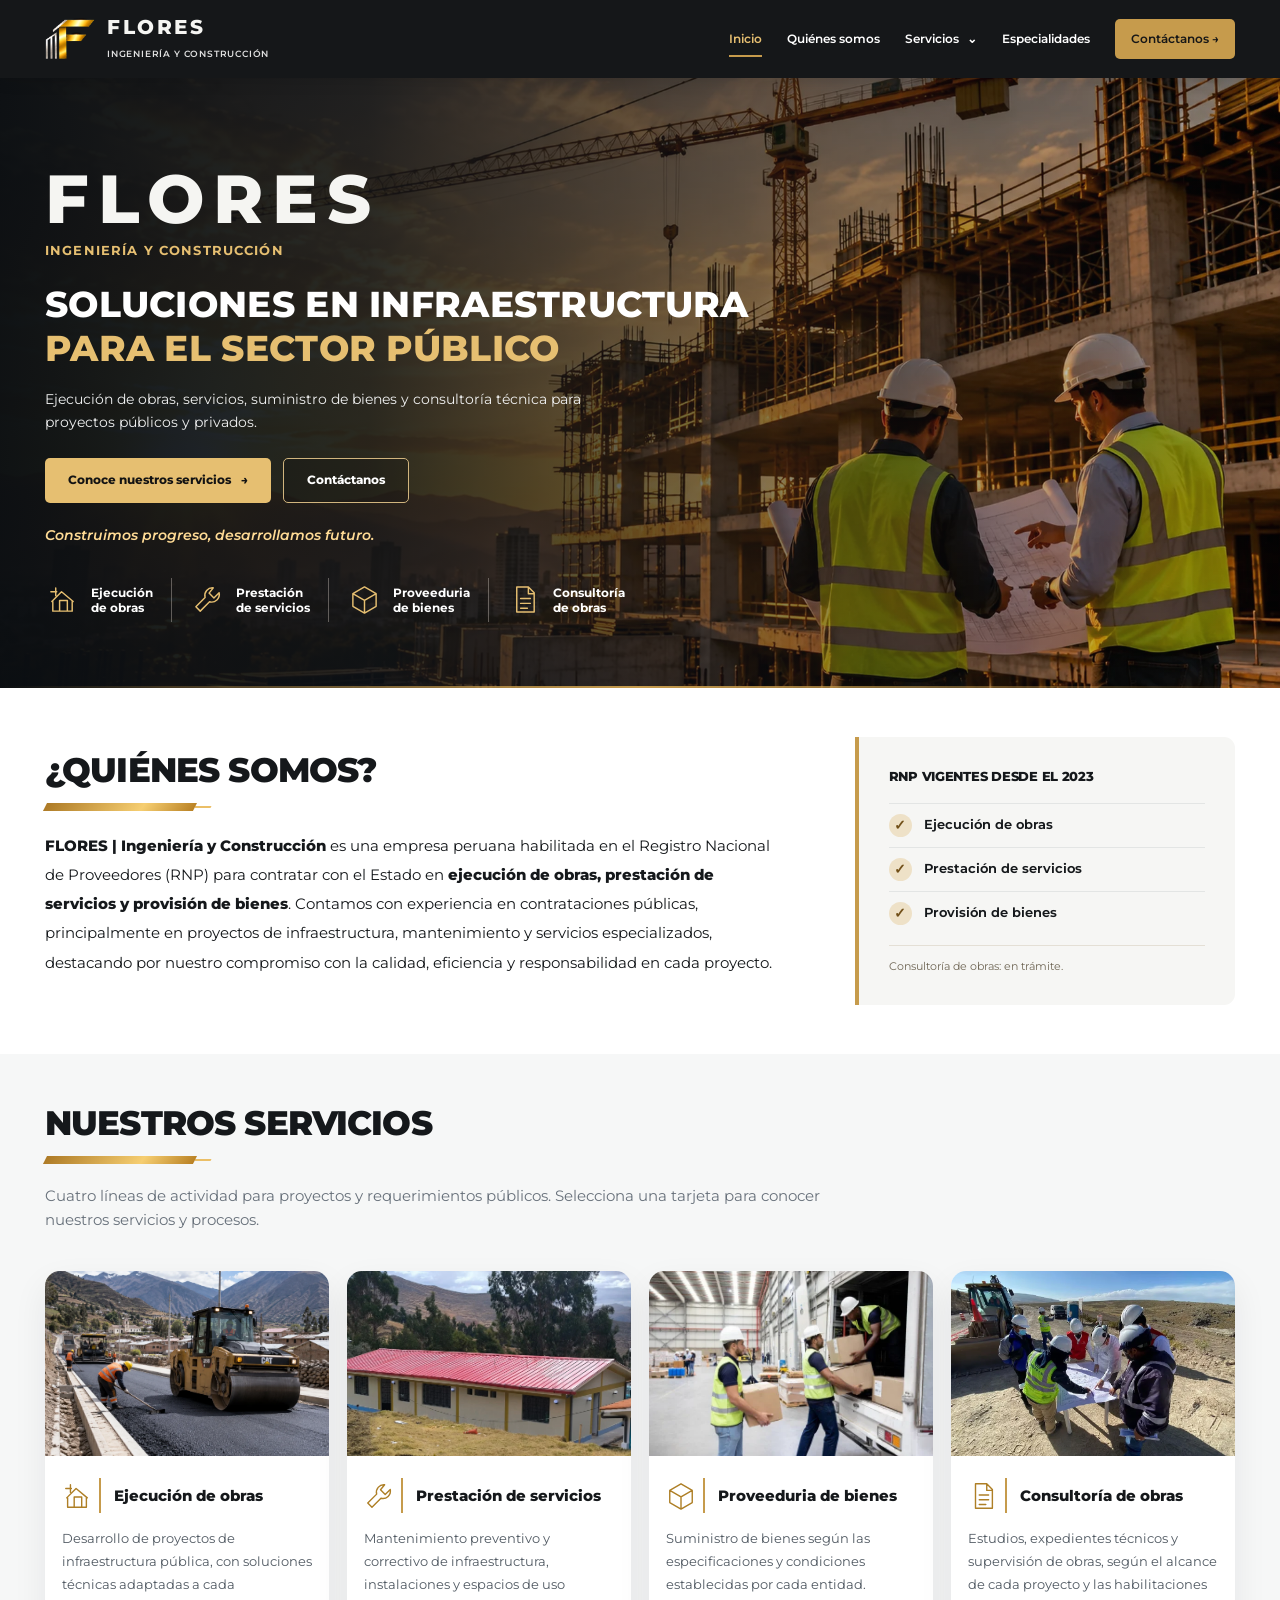
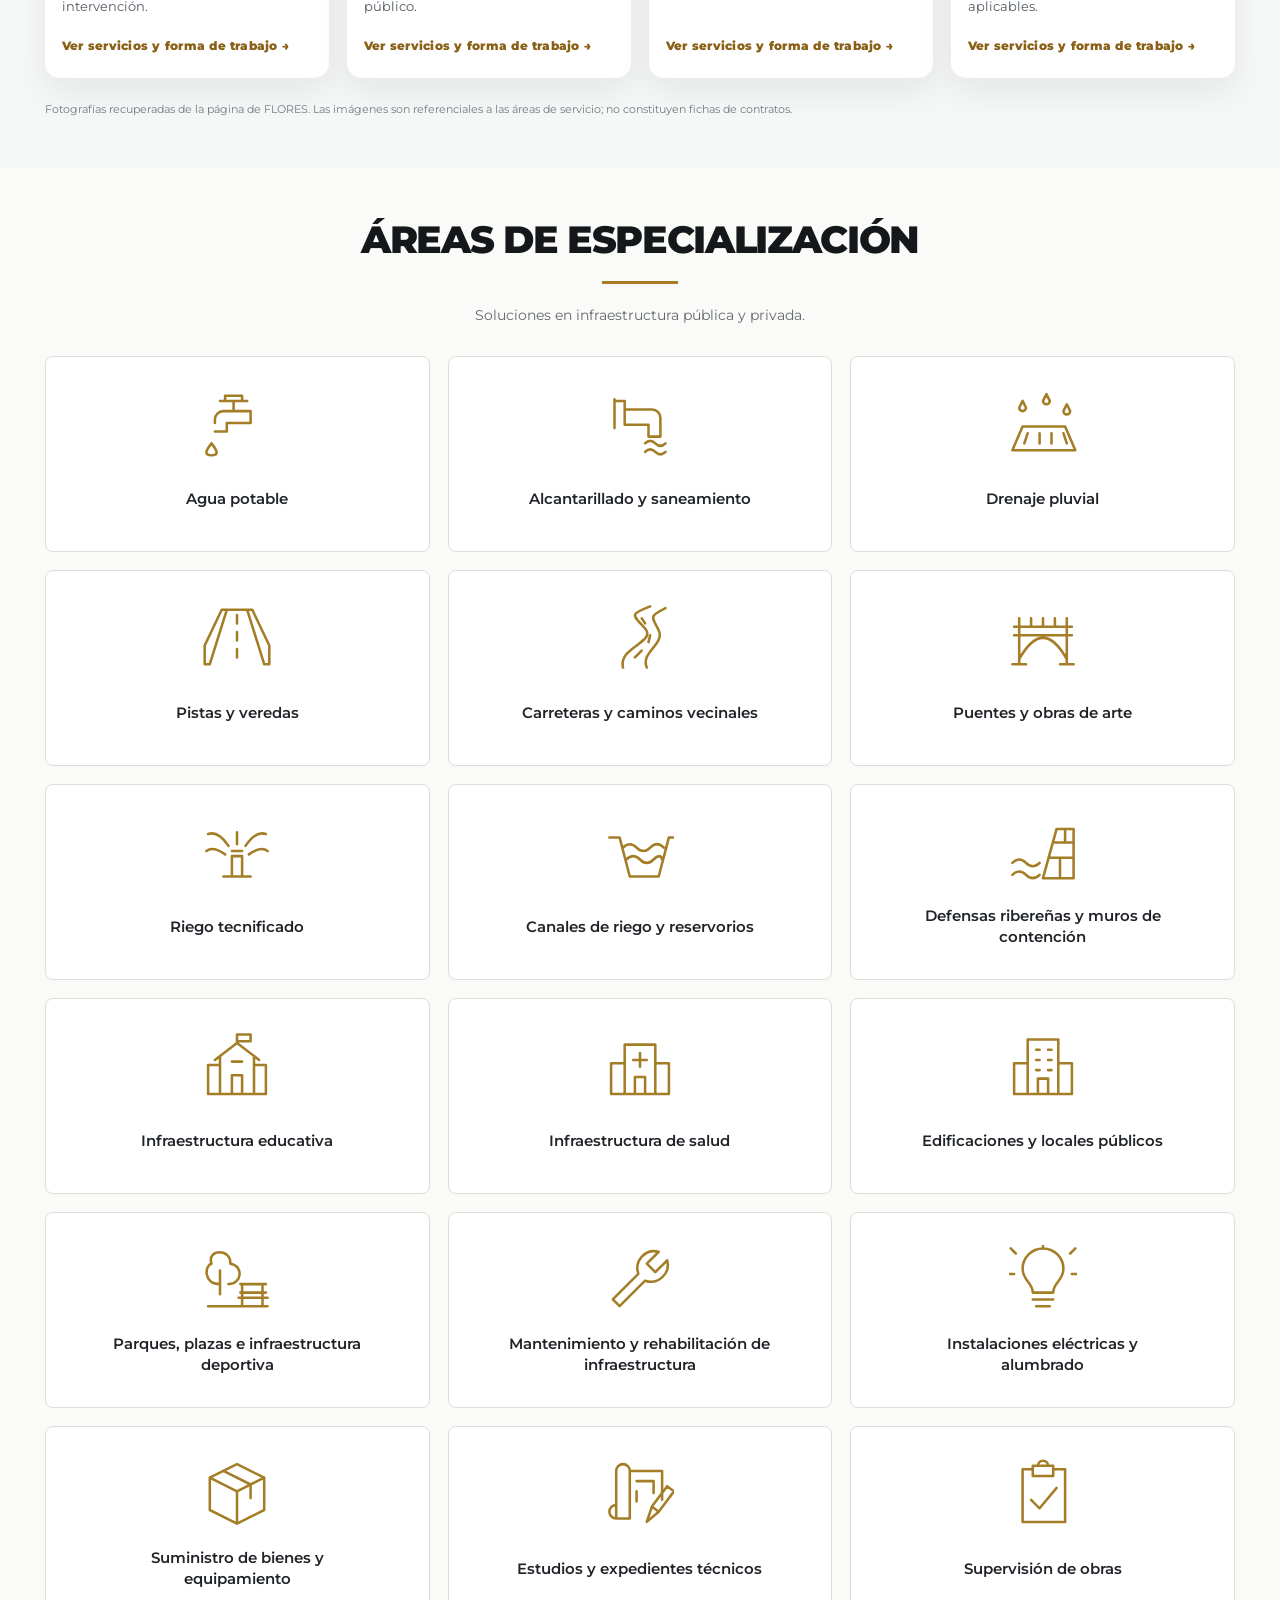
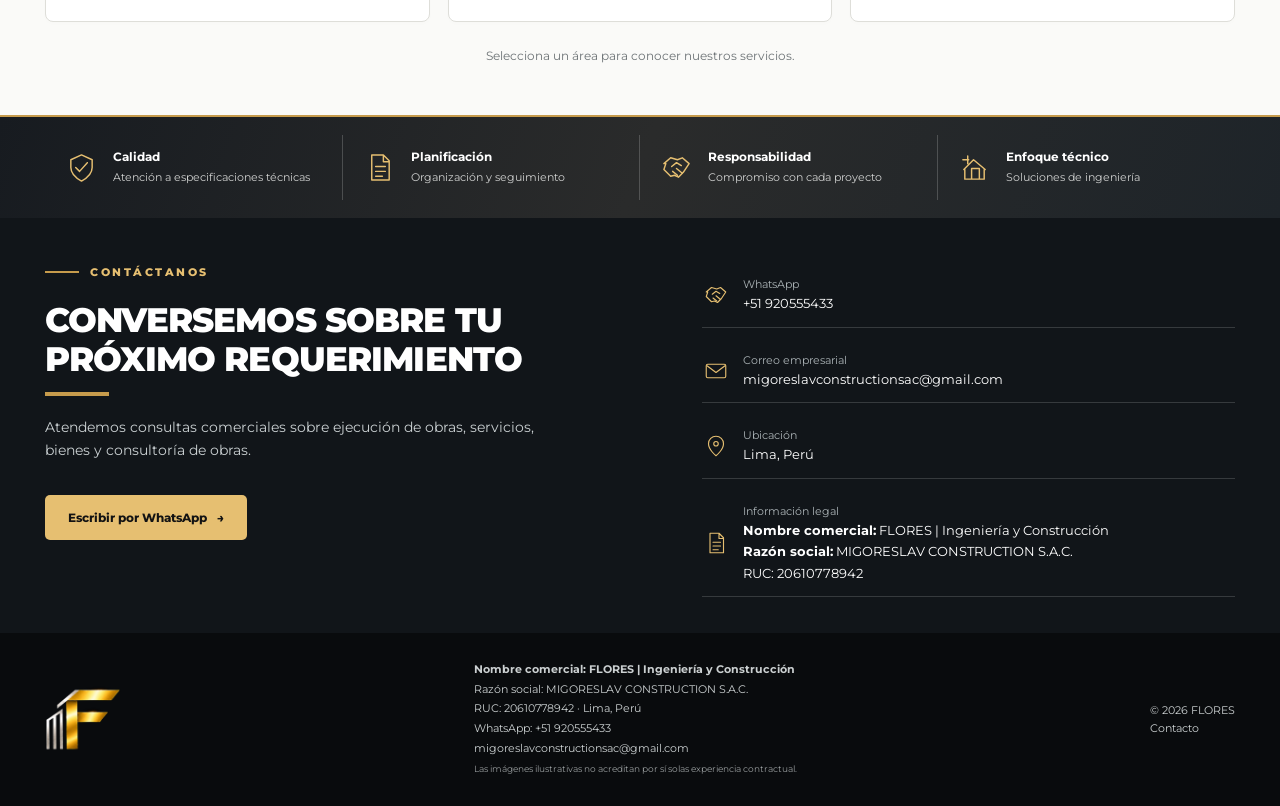
<file: index.html>
<!DOCTYPE html>

<html lang="es"><head><meta charset="utf-8"/><meta content="width=device-width, initial-scale=1" name="viewport"/><meta content="#15181b" name="theme-color"/><meta content="FLORES | Ingeniería y Construcción. Empresa peruana habilitada en el RNP para obras, bienes y servicios. Soluciones de infraestructura y consultoría de obras según habilitaciones vigentes." name="description"/><title>FLORES | Ingeniería y Construcción</title><link href="assets/favicon.png" rel="icon" type="image/png"/><link href="https://fonts.googleapis.com" rel="preconnect"/><link crossorigin="" href="https://fonts.gstatic.com" rel="preconnect"/><link href="https://fonts.googleapis.com/css2?family=Montserrat:wght@400;500;600;700;800;900&amp;display=swap" rel="stylesheet"/><link href="styles.css" rel="stylesheet"/></head><body class="home-page"><a class="skip" href="#contenido">Saltar al contenido</a><svg aria-hidden="true" style="position:absolute;width:0;height:0;overflow:hidden" xmlns="http://www.w3.org/2000/svg"><defs>
<symbol id="i-work" viewbox="0 0 32 32"><path d="M5 18 15 8l12 10M6 18v10h20V18M13 28V17h8v11M4 8h6M9 4v8"></path></symbol>
<symbol id="i-wrench" viewbox="0 0 32 32"><path d="M22 4a8 8 0 0 0-8.5 10L4 23.5 8.5 28l9.6-9.6A8 8 0 0 0 28 9l-5.4 5.4-5-5Z"></path></symbol>
<symbol id="i-box" viewbox="0 0 32 32"><path d="m16 3 12 7v13l-12 7L4 23V10L16 3ZM4 10l12 7 12-7M16 17v13"></path></symbol>
<symbol id="i-check" viewbox="0 0 32 32"><path d="M16 3 27 8v8c0 7-5.5 11-11 14C10.5 27 5 23 5 16V8L16 3Z"></path><path d="m10 16 4 4 8-9"></path></symbol>
<symbol id="i-mail" viewbox="0 0 32 32"><rect height="18" rx="2" width="26" x="3" y="7"></rect><path d="m4 9 12 9 12-9"></path></symbol>
<symbol id="i-location" viewbox="0 0 32 32"><path d="M26 13c0 8-10 16-10 16S6 21 6 13a10 10 0 1 1 20 0Z"></path><circle cx="16" cy="13" r="3"></circle></symbol>
<symbol id="i-doc" viewbox="0 0 32 32"><path d="M8 3h12l6 6v20H8V3ZM20 3v7h6M12 15h10M12 20h10M12 25h7"></path></symbol>
<symbol id="i-handshake" viewbox="0 0 32 32"><path d="m3 12 7-6 7 2 5-2 7 6-6 9-5 5-4-2-4 1-7-7 2-6Z"></path><path d="m11 15 5-4 5 3M12 20l5 4M16 17l6 5"></path></symbol>
</defs></svg><header class="site-header"><div class="container nav-inner"><a aria-label="FLORES - ir a inicio" class="brand" href="index.html"><img alt="Isotipo F de FLORES en dorado y plateado" class="brand-symbol" src="assets/logo-f-isotipo.webp"/><span><span class="brand-title">FLORES</span><span class="brand-sub">INGENIERÍA Y CONSTRUCCIÓN</span></span></a><button aria-controls="menu-principal" aria-expanded="false" aria-label="Abrir menú" class="menu-toggle">☰</button><nav aria-label="Navegación principal" class="nav-links" id="menu-principal"><a class="active" href="index.html">Inicio</a><a class="" href="index.html#quienes-somos">Quiénes somos</a><details class="services-dropdown"><summary>Servicios <span aria-hidden="true">⌄</span></summary><div class="services-submenu"><a href="obras.html">Ejecución de obras</a><a href="servicios.html">Prestación de servicios</a><a href="bienes.html">Proveeduria de bienes</a><a href="consultoria.html">Consultoría de obras</a></div></details><a class="" href="index.html#especialidades">Especialidades</a><a class="nav-cta" href="index.html#contacto">Contáctanos →</a></nav></div></header><main id="contenido">
<section class="hero"><div class="container hero-inner"><div class="hero-brand"><div class="hero-brand-name">FLORES</div><div class="hero-brand-subtitle">INGENIERÍA Y CONSTRUCCIÓN</div></div><h1>SOLUCIONES EN INFRAESTRUCTURA <em>PARA EL SECTOR PÚBLICO</em></h1><p>Ejecución de obras, servicios, suministro de bienes y consultoría técnica para proyectos públicos y privados.</p><div class="btns"><a class="btn btn-gold" href="#servicios">Conoce nuestros servicios <span aria-hidden="true">→</span></a><a class="btn btn-ghost" href="#contacto">Contáctanos</a></div><p class="slogan">Construimos progreso, desarrollamos futuro.</p><div aria-label="Accesos directos a nuestras áreas" class="hero-tags"><a aria-label="Ir a Ejecución de obras" href="obras.html" title="Conocer Ejecución de obras"><span class="mini-icon"><svg aria-hidden="true"><use href="#i-work"></use></svg></span><span>Ejecución<br/>de obras</span></a><a aria-label="Ir a Prestación de servicios" href="servicios.html" title="Conocer Prestación de servicios"><span class="mini-icon"><svg aria-hidden="true"><use href="#i-wrench"></use></svg></span><span>Prestación<br/>de servicios</span></a><a aria-label="Ir a Proveeduria de bienes" href="bienes.html" title="Conocer Proveeduria de bienes"><span class="mini-icon"><svg aria-hidden="true"><use href="#i-box"></use></svg></span><span>Proveeduria<br/>de bienes</span></a><a aria-label="Ir a Consultoría de obras" href="consultoria.html" title="Conocer Consultoría de obras"><span class="mini-icon"><svg aria-hidden="true"><use href="#i-doc"></use></svg></span><span>Consultoría<br/>de obras</span></a></div></div></section>
<section class="section about" id="quienes-somos"><div class="container about-grid"><div><h2 class="section-heading">¿Quiénes somos?<div class="underline"></div></h2><p class="about-text"><strong>FLORES | Ingeniería y Construcción</strong> es una empresa peruana habilitada en el Registro Nacional de Proveedores (RNP) para contratar con el Estado en <strong>ejecución de obras, prestación de servicios y provisión de bienes</strong>. Contamos con experiencia en contrataciones públicas, principalmente en proyectos de infraestructura, mantenimiento y servicios especializados, destacando por nuestro compromiso con la calidad, eficiencia y responsabilidad en cada proyecto.</p></div><aside aria-label="Inscripciones en el RNP" class="about-aside"><h3>RNP VIGENTES DESDE EL 2023</h3><ul><li><span class="check">✓</span> Ejecución de obras</li><li><span class="check">✓</span> Prestación de servicios</li><li><span class="check">✓</span> Provisión de bienes</li></ul><p class="rnp-reminder">Consultoría de obras: en trámite.</p></aside></div></section>
<section class="section services" id="servicios"><div class="container"><h2 class="section-heading">Nuestros servicios<div class="underline"></div></h2><p class="section-intro">Cuatro líneas de actividad para proyectos y requerimientos públicos. Selecciona una tarjeta para conocer nuestros servicios y procesos.</p><div class="service-grid"><a aria-label="Conocer más sobre ejecución de obras" class="service-card" href="obras.html" title="Abrir información de Ejecución de obras"><img alt="Pavimentación y compactación de una vía, fotografía de referencia proporcionada para FLORES" decoding="async" height="540" loading="lazy" src="assets/pavimentacion-camino-andino.webp" width="720"/><div class="service-body"><div class="service-head"><span class="mini-icon"><svg aria-hidden="true"><use href="#i-work"></use></svg></span><h3>Ejecución de obras</h3></div><p>Desarrollo de proyectos de infraestructura pública, con soluciones técnicas adaptadas a cada intervención.</p><span class="text-link">Ver servicios y forma de trabajo  →</span></div></a><a aria-label="Conocer más sobre prestación de servicios" class="service-card" href="servicios.html" title="Abrir información de Prestación de servicios"><img alt="Vista de establecimiento público rehabilitado con techumbre metálica roja" decoding="async" height="540" loading="lazy" src="assets/establecimiento-salud-techo-rojo.webp" width="720"/><div class="service-body"><div class="service-head"><span class="mini-icon"><svg aria-hidden="true"><use href="#i-wrench"></use></svg></span><h3>Prestación de servicios</h3></div><p>Mantenimiento preventivo y correctivo de infraestructura, instalaciones y espacios de uso público.</p><span class="text-link">Ver servicios y forma de trabajo  →</span></div></a><a aria-label="Conocer más sobre proveeduría de bienes" class="service-card" href="bienes.html" title="Abrir información de PROVEEDURIA DE BIENES"><img alt="Personal trasladando cajas en un centro logístico de abastecimiento" decoding="async" height="540" loading="lazy" src="assets/entrega-bienes-almacen.webp" width="720"/><div class="service-body"><div class="service-head"><span class="mini-icon"><svg aria-hidden="true"><use href="#i-box"></use></svg></span><h3>Proveeduria de bienes</h3></div><p>Suministro de bienes según las especificaciones y condiciones establecidas por cada entidad.</p><span class="text-link">Ver servicios y forma de trabajo  →</span></div></a><a aria-label="Conocer más sobre consultoría de obras" class="service-card" href="consultoria.html" title="Abrir información de Consultoría de obras"><img alt="Equipo técnico revisando planos en terreno de obra" decoding="async" height="540" loading="lazy" src="assets/equipo-revision-en-campo.webp" width="720"/><div class="service-body"><div class="service-head"><span class="mini-icon"><svg aria-hidden="true"><use href="#i-doc"></use></svg></span><h3>Consultoría de obras</h3></div><p>Estudios, expedientes técnicos y supervisión de obras, según el alcance de cada proyecto y las habilitaciones aplicables.</p><span class="text-link">Ver servicios y forma de trabajo  →</span></div></a></div><p class="photo-note">Fotografías recuperadas de la página de FLORES. Las imágenes son referenciales a las áreas de servicio; no constituyen fichas de contratos.</p></div></section>
<section class="section areas specialties-minimal" id="especialidades"><div class="container"><h2 class="section-heading">Áreas de especialización<div class="underline"></div></h2><p class="specialties-intro">Soluciones en infraestructura pública y privada.</p><div class="specialties-grid"><a class="specialty-card" href="obras.html#especialidad-01" aria-label="Agua potable: ver servicios"><svg class="specialty-icon" aria-hidden="true" focusable="false" viewBox="0 0 40 40" fill="none" stroke="currentColor" stroke-width="1.5" stroke-linecap="round" stroke-linejoin="round"><path d="M10 7h16M18 7v6M7 20v-2a5 5 0 0 1 5-5h16v7H14v5H7M5 32c-4 5-4 7 0 7s4-2 0-7M13 4h10v3H13Z"/></svg><h3>Agua potable</h3></a><a class="specialty-card" href="obras.html#especialidad-02" aria-label="Alcantarillado y saneamiento: ver servicios"><svg class="specialty-icon" aria-hidden="true" focusable="false" viewBox="0 0 40 40" fill="none" stroke="currentColor" stroke-width="1.5" stroke-linecap="round" stroke-linejoin="round"><path d="M5 7h6v14h14v7h7V17a5 5 0 0 0-5-5H11M5 6v17M23 32q3-3 6 0t6 0M23 37q3-3 6 0t6 0"/></svg><h3>Alcantarillado y saneamiento</h3></a><a class="specialty-card" href="obras.html#especialidad-07" aria-label="Drenaje pluvial: ver servicios"><svg class="specialty-icon" aria-hidden="true" focusable="false" viewBox="0 0 40 40" fill="none" stroke="currentColor" stroke-width="1.5" stroke-linecap="round" stroke-linejoin="round"><path d="M8 7l-2 4a2 2 0 0 0 4 0ZM22 3l-2 4a2 2 0 0 0 4 0ZM34 9l-2 4a2 2 0 0 0 4 0ZM8 22h25l6 14H2ZM11 26l-2 6M18 26v6M25 26v6M32 26l2 6"/></svg><h3>Drenaje pluvial</h3></a><a class="specialty-card" href="obras.html#especialidad-03" aria-label="Pistas y veredas: ver servicios"><svg class="specialty-icon" aria-hidden="true" focusable="false" viewBox="0 0 40 40" fill="none" stroke="currentColor" stroke-width="1.5" stroke-linecap="round" stroke-linejoin="round"><path d="M14 4 4 36M26 4l10 32M14 4h12M20 7v5M20 17v5M20 27v5M4 36H1V25L11 4h3M36 36h3V25L29 4h-3"/></svg><h3>Pistas y veredas</h3></a><a class="specialty-card" href="obras.html#especialidad-04" aria-label="Carreteras y caminos vecinales: ver servicios"><svg class="specialty-icon" aria-hidden="true" focusable="false" viewBox="0 0 40 40" fill="none" stroke="currentColor" stroke-width="1.5" stroke-linecap="round" stroke-linejoin="round"><path d="M10 38c-3-12 20-15 13-23S13 7 26 2M24 38c-4-9 11-14 7-22S25 8 35 3M17 32l4-4M25 23l1-4M23 12l-2-3"/></svg><h3>Carreteras y caminos vecinales</h3></a><a class="specialty-card" href="obras.html#especialidad-09" aria-label="Puentes y obras de arte: ver servicios"><svg class="specialty-icon" aria-hidden="true" focusable="false" viewBox="0 0 40 40" fill="none" stroke="currentColor" stroke-width="1.5" stroke-linecap="round" stroke-linejoin="round"><path d="M3 14h34M3 19h34M6 9v27M34 9v27M6 33q14-25 28 0M13 9v5M20 9v5M27 9v5M2 36h8M30 36h8"/></svg><h3>Puentes y obras de arte</h3></a><a class="specialty-card" href="obras.html#especialidad-05" aria-label="Riego tecnificado: ver servicios"><svg class="specialty-icon" aria-hidden="true" focusable="false" viewBox="0 0 40 40" fill="none" stroke="currentColor" stroke-width="1.5" stroke-linecap="round" stroke-linejoin="round"><path d="M17 34V23h6v11M12 35h16M17 20h6M20 16V9M15 17Q9 8 3 10M25 17q6-9 12-7M13 22Q6 17 2 20M27 22q7-5 11-2"/></svg><h3>Riego tecnificado</h3></a><a class="specialty-card" href="obras.html#especialidad-05" aria-label="Canales de riego y reservorios: ver servicios"><svg class="specialty-icon" aria-hidden="true" focusable="false" viewBox="0 0 40 40" fill="none" stroke="currentColor" stroke-width="1.5" stroke-linecap="round" stroke-linejoin="round"><path d="M2 12h6l6 23h17l6-23h3M10 18q4-4 8 0t8 0t8 0M12 25q4-4 8 0t8 0t5 0"/></svg><h3>Canales de riego y reservorios</h3></a><a class="specialty-card" href="obras.html#especialidad-07" aria-label="Defensas ribereñas y muros de contención: ver servicios"><svg class="specialty-icon" aria-hidden="true" focusable="false" viewBox="0 0 40 40" fill="none" stroke="currentColor" stroke-width="1.5" stroke-linecap="round" stroke-linejoin="round"><path d="M20 36 28 7h10v29ZM24 24h14M27 15h11M30 24v12M33 7v8M2 27q4-4 8 0t8 0M2 34q4-4 8 0t8 0"/></svg><h3>Defensas ribereñas y muros de contención</h3></a><a class="specialty-card" href="obras.html#especialidad-06" aria-label="Infraestructura educativa: ver servicios"><svg class="specialty-icon" aria-hidden="true" focusable="false" viewBox="0 0 40 40" fill="none" stroke="currentColor" stroke-width="1.5" stroke-linecap="round" stroke-linejoin="round"><path d="M7 17 20 7l13 10M10 15v22h20V15M3 20h7M30 20h7M3 20v17h34V20M17 37V26h6v11M20 7V2h8v4h-8M17 18h6"/></svg><h3>Infraestructura educativa</h3></a><a class="specialty-card" href="obras.html#especialidad-06" aria-label="Infraestructura de salud: ver servicios"><svg class="specialty-icon" aria-hidden="true" focusable="false" viewBox="0 0 40 40" fill="none" stroke="currentColor" stroke-width="1.5" stroke-linecap="round" stroke-linejoin="round"><path d="M11 37V8h18v29M3 37V19h8M29 19h8v18H3M17 37V27h6v10M20 13v8M16 17h8"/></svg><h3>Infraestructura de salud</h3></a><a class="specialty-card" href="obras.html#especialidad-08" aria-label="Edificaciones y locales públicos: ver servicios"><svg class="specialty-icon" aria-hidden="true" focusable="false" viewBox="0 0 40 40" fill="none" stroke="currentColor" stroke-width="1.5" stroke-linecap="round" stroke-linejoin="round"><path d="M11 37V5h18v32M3 37V19h8M29 19h8v18H3M17 37V28h6v9M16 11h2M23 11h2M16 17h2M23 17h2M16 23h2M23 23h2"/></svg><h3>Edificaciones y locales públicos</h3></a><a class="specialty-card" href="servicios.html#especialidad-09" aria-label="Parques, plazas e infraestructura deportiva: ver servicios"><svg class="specialty-icon" aria-hidden="true" focusable="false" viewBox="0 0 40 40" fill="none" stroke="currentColor" stroke-width="1.5" stroke-linecap="round" stroke-linejoin="round"><path d="M10 29V15M10 23C0 23 1 12 5 11 2 2 17 2 16 11c8 1 7 12-1 12M3 36h35M22 23h15M22 28h15M23 23v13M35 23v13M21 31h17"/></svg><h3>Parques, plazas e infraestructura deportiva</h3></a><a class="specialty-card" href="servicios.html#especialidad-10" aria-label="Mantenimiento y rehabilitación de infraestructura: ver servicios"><svg class="specialty-icon" aria-hidden="true" focusable="false" viewBox="0 0 40 40" fill="none" stroke="currentColor" stroke-width="1.5" stroke-linecap="round" stroke-linejoin="round"><path d="M31 4a10 10 0 0 0-12 13L4 32l4 4 15-15A10 10 0 0 0 36 9l-7 7-5-5Z"/></svg><h3>Mantenimiento y rehabilitación de infraestructura</h3></a><a class="specialty-card" href="servicios.html#especialidad-07" aria-label="Instalaciones eléctricas y alumbrado: ver servicios"><svg class="specialty-icon" aria-hidden="true" focusable="false" viewBox="0 0 40 40" fill="none" stroke="currentColor" stroke-width="1.5" stroke-linecap="round" stroke-linejoin="round"><path d="M14 28c0-6-6-7-6-14a12 12 0 0 1 24 0c0 7-6 8-6 14ZM14 32h12M16 36h8M20 1V0M4 5 1 2M36 5l3-3M3 17H0M37 17h3"/></svg><h3>Instalaciones eléctricas y alumbrado</h3></a><a class="specialty-card" href="bienes.html" aria-label="Suministro de bienes y equipamiento: ver servicios"><svg class="specialty-icon" aria-hidden="true" focusable="false" viewBox="0 0 40 40" fill="none" stroke="currentColor" stroke-width="1.5" stroke-linecap="round" stroke-linejoin="round"><path d="M20 3 36 11v19L20 38 4 30V11ZM4 11l16 8 16-8M20 19v19M12 7l16 8v8"/></svg><h3>Suministro de bienes y equipamiento</h3></a><a class="specialty-card" href="consultoria.html#especialidad-02" aria-label="Estudios y expedientes técnicos: ver servicios"><svg class="specialty-icon" aria-hidden="true" focusable="false" viewBox="0 0 40 40" fill="none" stroke="currentColor" stroke-width="1.5" stroke-linecap="round" stroke-linejoin="round"><path d="M6 35V7a4 4 0 0 1 8 0v28H6a4 4 0 0 1 0-8M14 7h19v17M18 13h10v7M18 25v-6M24 37l3-9 9-12 4 3-9 12ZM27 28l4 3"/></svg><h3>Estudios y expedientes técnicos</h3></a><a class="specialty-card" href="consultoria.html#especialidad-04" aria-label="Supervisión de obras: ver servicios"><svg class="specialty-icon" aria-hidden="true" focusable="false" viewBox="0 0 40 40" fill="none" stroke="currentColor" stroke-width="1.5" stroke-linecap="round" stroke-linejoin="round"><path d="M14 6H8v31h25V6h-7M14 4h12v6H14ZM17 4a3 3 0 0 1 6 0M13 24l5 5 10-12"/></svg><h3>Supervisión de obras</h3></a></div><p class="specialties-note">Selecciona un área para conocer nuestros servicios.</p></div></section>
<section aria-label="Nuestra forma de trabajar" class="proof"><div class="container proof-grid"><div class="proof-item"><span class="mini-icon"><svg aria-hidden="true"><use href="#i-check"></use></svg></span><div><strong>Calidad</strong><small>Atención a especificaciones técnicas</small></div></div><div class="proof-item"><span class="mini-icon"><svg aria-hidden="true"><use href="#i-doc"></use></svg></span><div><strong>Planificación</strong><small>Organización y seguimiento</small></div></div><div class="proof-item"><span class="mini-icon"><svg aria-hidden="true"><use href="#i-handshake"></use></svg></span><div><strong>Responsabilidad</strong><small>Compromiso con cada proyecto</small></div></div><div class="proof-item"><span class="mini-icon"><svg aria-hidden="true"><use href="#i-work"></use></svg></span><div><strong>Enfoque técnico</strong><small>Soluciones de ingeniería</small></div></div></div></section>
<section class="contact" id="contacto"><div class="container contact-grid"><div><div class="eyebrow">CONTÁCTANOS</div><h2 class="section-heading" style="margin-top:20px">Conversemos sobre tu próximo requerimiento<div class="underline"></div></h2><p>Atendemos consultas comerciales sobre ejecución de obras, servicios, bienes y consultoría de obras.</p><a class="btn btn-gold" href="https://wa.me/51920555433?text=Hola%2C%20quisiera%20realizar%20una%20consulta%20comercial%20a%20FLORES." rel="noopener noreferrer" target="_blank">Escribir por WhatsApp <span aria-hidden="true">→</span></a></div><div class="contact-cards"><div class="contact-line"><span class="mini-icon"><svg aria-hidden="true"><use href="#i-handshake"></use></svg></span><div><small>WhatsApp</small><a href="https://wa.me/51920555433?text=Hola%2C%20quisiera%20realizar%20una%20consulta%20comercial%20a%20FLORES." rel="noopener noreferrer" target="_blank">+51 920555433</a></div></div>
<div class="contact-line"><span class="mini-icon"><svg aria-hidden="true"><use href="#i-mail"></use></svg></span><div><small>Correo empresarial</small><a href="mailto:migoreslavconstructionsac@gmail.com">migoreslavconstructionsac@gmail.com</a></div></div>
<div class="contact-line"><span class="mini-icon"><svg aria-hidden="true"><use href="#i-location"></use></svg></span><div><small>Ubicación</small>Lima, Perú</div></div>
<div class="contact-line"><span class="mini-icon"><svg aria-hidden="true"><use href="#i-doc"></use></svg></span><div><small>Información legal</small><strong>Nombre comercial:</strong> FLORES | Ingeniería y Construcción<br/><strong>Razón social:</strong> MIGORESLAV CONSTRUCTION S.A.C.<br/>RUC: 20610778942</div></div></div></div></section>
</main><footer class="footer"><div class="container footer-wrap"><a aria-label="Volver al inicio" href="index.html"><img alt="Isotipo F de FLORES en dorado y plateado" class="footer-mark" src="assets/logo-f-isotipo.webp"/></a><div class="footer-info"><strong>Nombre comercial: FLORES | Ingeniería y Construcción</strong><br/>Razón social: MIGORESLAV CONSTRUCTION S.A.C.<br/>RUC: 20610778942 · Lima, Perú<br/>WhatsApp: <a href="https://wa.me/51920555433?text=Hola%2C%20quisiera%20realizar%20una%20consulta%20comercial%20a%20FLORES." rel="noopener noreferrer" target="_blank">+51 920555433</a><br/><a href="mailto:migoreslavconstructionsac@gmail.com">migoreslavconstructionsac@gmail.com</a><br/><small>Las imágenes ilustrativas no acreditan por sí solas experiencia contractual.</small></div><div class="legal">© 2026 FLORES<br/><a href="index.html#contacto">Contacto</a></div></div></footer><script defer="" src="scripts.js"></script></body></html>
</file>
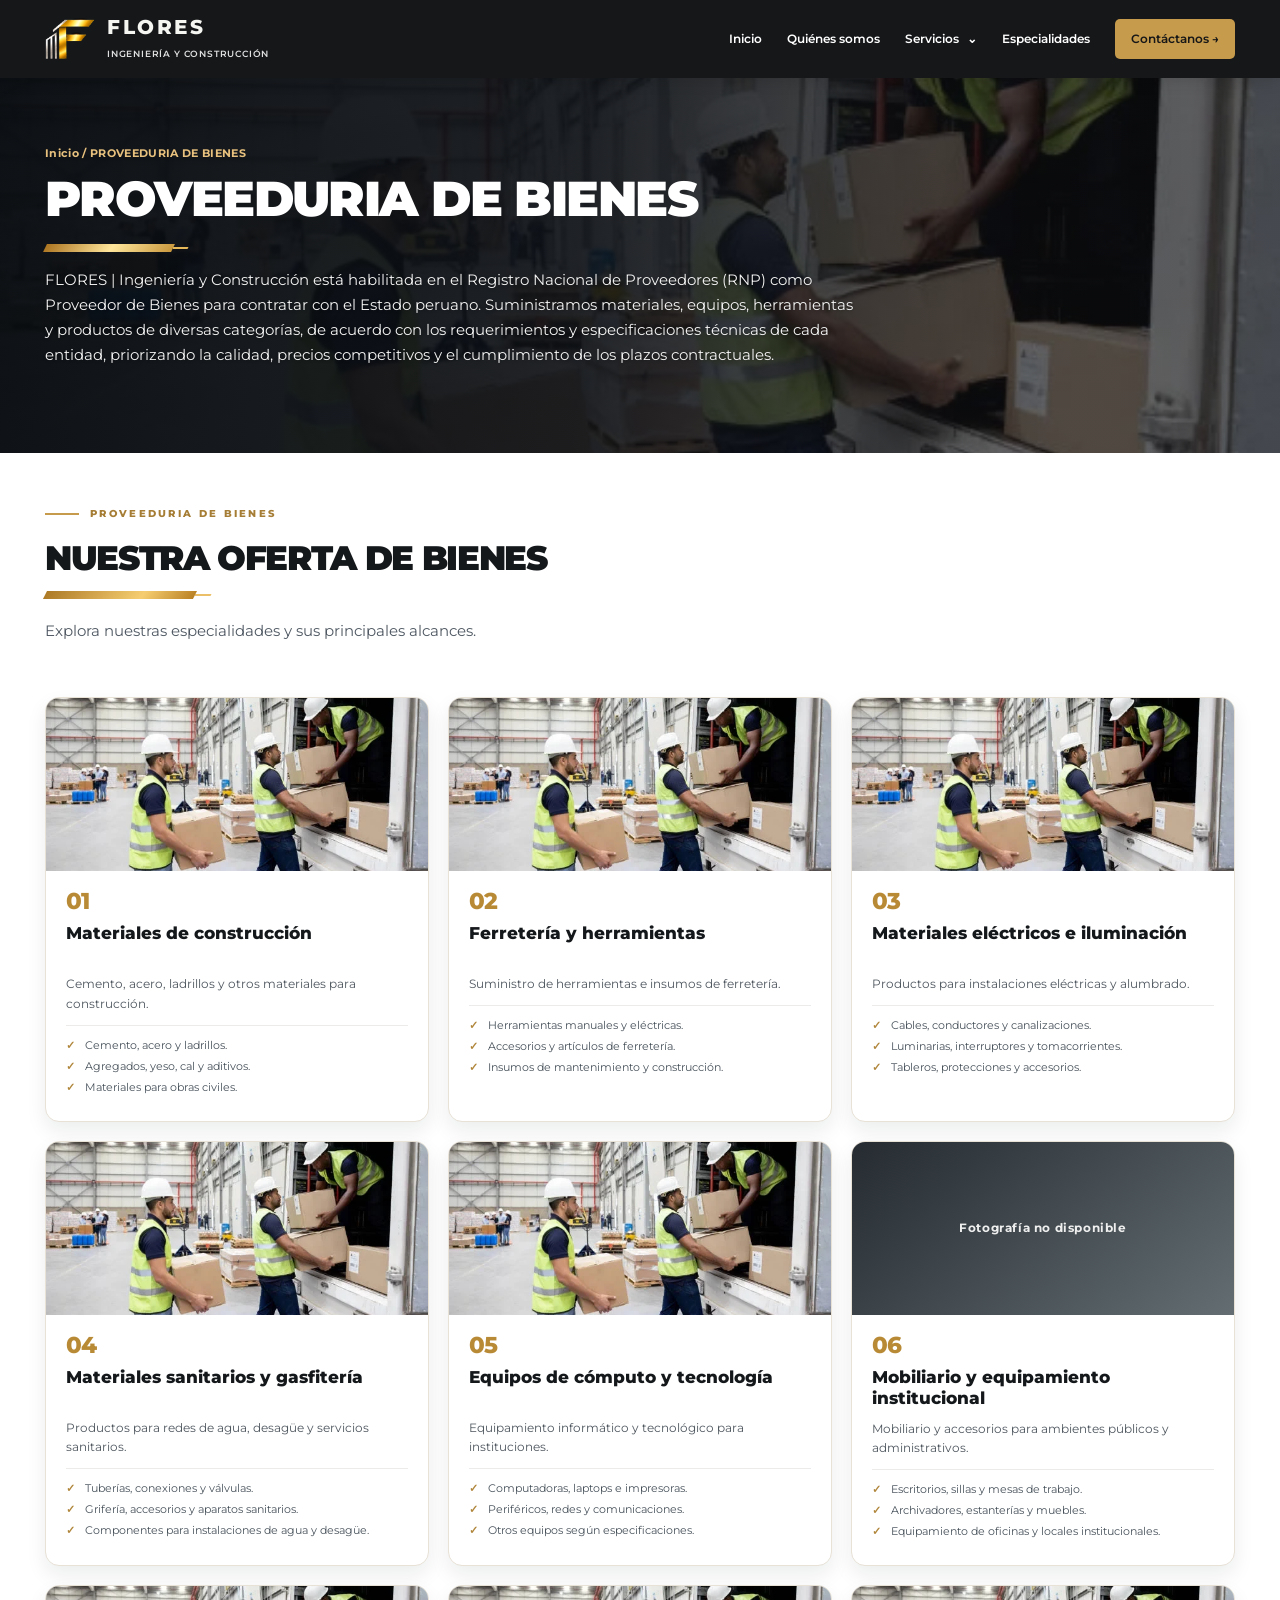
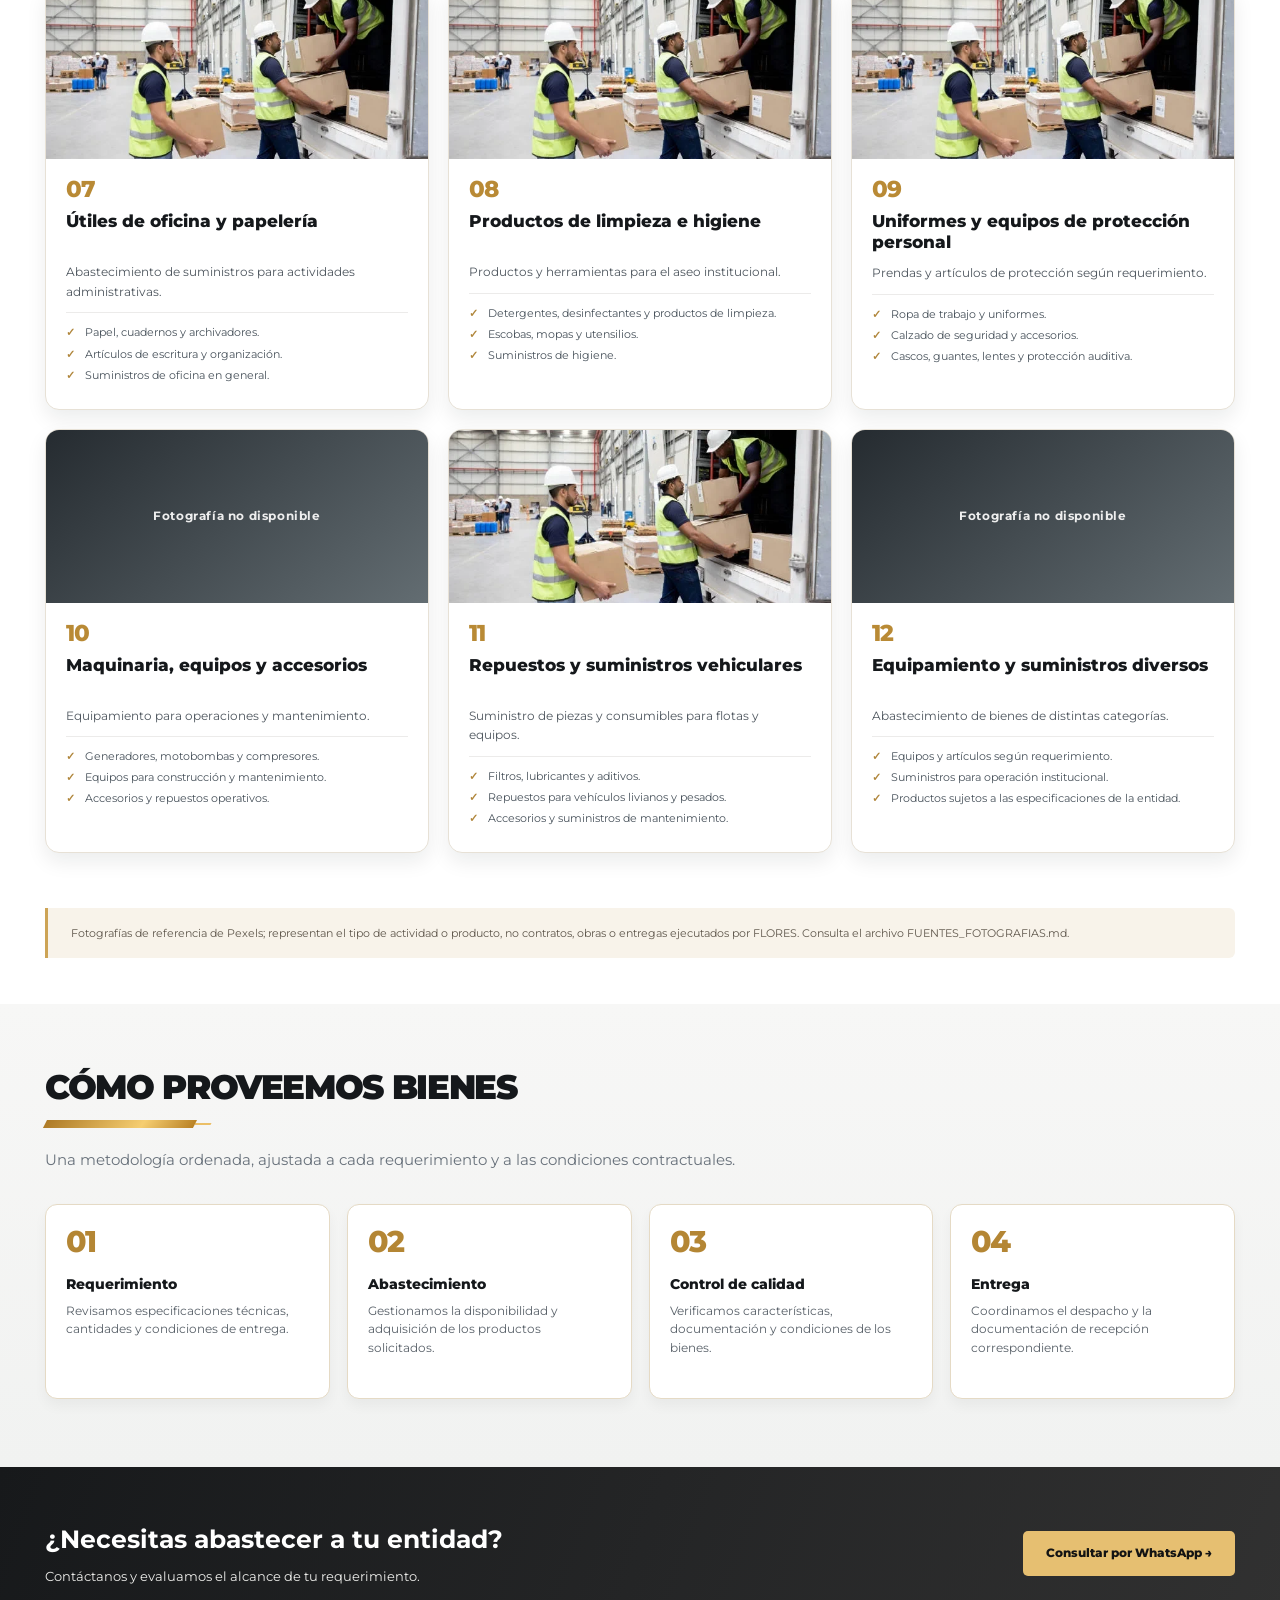
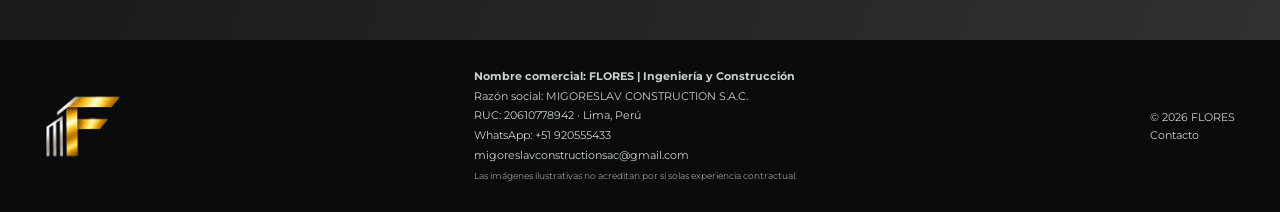
<file: bienes.html>
<!DOCTYPE html>

<html lang="es"><head><meta charset="utf-8"/><meta content="width=device-width, initial-scale=1" name="viewport"/><meta content="#15181b" name="theme-color"/><meta content="FLORES | Ingeniería y Construcción está habilitada en el Registro Nacional de Proveedores (RNP) como Proveedor de Bienes para contratar con el Estado perua" name="description"/><title>Proveeduria De Bienes | FLORES</title><link href="assets/favicon.png" rel="icon" type="image/png"/><link href="https://fonts.googleapis.com" rel="preconnect"/><link crossorigin="" href="https://fonts.gstatic.com" rel="preconnect"/><link href="https://fonts.googleapis.com/css2?family=Montserrat:wght@400;500;600;700;800;900&amp;display=swap" rel="stylesheet"/><link href="styles.css" rel="stylesheet"/></head><body class="page-bienes page-interior"><a class="skip" href="#contenido">Saltar al contenido</a><svg aria-hidden="true" style="position:absolute;width:0;height:0;overflow:hidden" xmlns="http://www.w3.org/2000/svg"><defs>
<symbol id="i-work" viewbox="0 0 32 32"><path d="M5 18 15 8l12 10M6 18v10h20V18M13 28V17h8v11M4 8h6M9 4v8"></path></symbol>
<symbol id="i-wrench" viewbox="0 0 32 32"><path d="M22 4a8 8 0 0 0-8.5 10L4 23.5 8.5 28l9.6-9.6A8 8 0 0 0 28 9l-5.4 5.4-5-5Z"></path></symbol>
<symbol id="i-box" viewbox="0 0 32 32"><path d="m16 3 12 7v13l-12 7L4 23V10L16 3ZM4 10l12 7 12-7M16 17v13"></path></symbol>
<symbol id="i-check" viewbox="0 0 32 32"><path d="M16 3 27 8v8c0 7-5.5 11-11 14C10.5 27 5 23 5 16V8L16 3Z"></path><path d="m10 16 4 4 8-9"></path></symbol>
<symbol id="i-mail" viewbox="0 0 32 32"><rect height="18" rx="2" width="26" x="3" y="7"></rect><path d="m4 9 12 9 12-9"></path></symbol>
<symbol id="i-location" viewbox="0 0 32 32"><path d="M26 13c0 8-10 16-10 16S6 21 6 13a10 10 0 1 1 20 0Z"></path><circle cx="16" cy="13" r="3"></circle></symbol>
<symbol id="i-doc" viewbox="0 0 32 32"><path d="M8 3h12l6 6v20H8V3ZM20 3v7h6M12 15h10M12 20h10M12 25h7"></path></symbol>
<symbol id="i-handshake" viewbox="0 0 32 32"><path d="m3 12 7-6 7 2 5-2 7 6-6 9-5 5-4-2-4 1-7-7 2-6Z"></path><path d="m11 15 5-4 5 3M12 20l5 4M16 17l6 5"></path></symbol>
</defs></svg><header class="site-header"><div class="container nav-inner"><a aria-label="FLORES - ir a inicio" class="brand" href="index.html"><img alt="Isotipo F de FLORES en dorado y plateado" class="brand-symbol" src="assets/logo-f-isotipo.webp"/><span><span class="brand-title">FLORES</span><span class="brand-sub">INGENIERÍA Y CONSTRUCCIÓN</span></span></a><button aria-controls="menu-principal" aria-expanded="false" aria-label="Abrir menú" class="menu-toggle">☰</button><nav aria-label="Navegación principal" class="nav-links" id="menu-principal"><a class="" href="index.html">Inicio</a><a class="" href="index.html#quienes-somos">Quiénes somos</a><details class="services-dropdown"><summary>Servicios <span aria-hidden="true">⌄</span></summary><div class="services-submenu"><a href="obras.html">Ejecución de obras</a><a href="servicios.html">Prestación de servicios</a><a href="bienes.html" aria-current="page">Proveeduria de bienes</a><a href="consultoria.html">Consultoría de obras</a></div></details><a class="" href="index.html#especialidades">Especialidades</a><a class="nav-cta" href="index.html#contacto">Contáctanos →</a></nav></div></header><main id="contenido"><section class="page-hero page-hero--real" style='--hero-img:url("assets/entrega-bienes-almacen.webp")'><div class="container"><div class="breadcrumbs"><a href="index.html">Inicio</a> / PROVEEDURIA DE BIENES</div><h1>PROVEEDURIA DE BIENES</h1><p>FLORES | Ingeniería y Construcción está habilitada en el Registro Nacional de Proveedores (RNP) como Proveedor de Bienes para contratar con el Estado peruano. Suministramos materiales, equipos, herramientas y productos de diversas categorías, de acuerdo con los requerimientos y especificaciones técnicas de cada entidad, priorizando la calidad, precios competitivos y el cumplimiento de los plazos contractuales.</p></div></section><section class="detail-head"><div class="container"><div class="eyebrow">PROVEEDURIA DE BIENES</div><h2 class="section-heading" style="margin-top:15px">NUESTRA OFERTA DE BIENES<div class="underline"></div></h2><p>Explora nuestras especialidades y sus principales alcances.</p></div></section><section><div class="container"><div class="detail-grid"><article id="especialidad-01" class="detail-card detail-card--photo"><div class="detail-photo-wrap"><img alt="Sacos de cemento ordenados dentro de almacén" class="detail-photo" data-fallback="assets/entrega-bienes-almacen.webp" data-review="2026-11-11" decoding="async" fetchpriority="low" height="800" loading="lazy" onerror="this.onerror=null;if(this.dataset.fallback){this.src=this.dataset.fallback}else{this.closest('.detail-photo-wrap').classList.add('photo-unavailable');this.style.display='none'}" referrerpolicy="no-referrer" src="https://images.pexels.com/photos/29519165/pexels-photo-29519165.jpeg?auto=compress&amp;cs=tinysrgb&amp;w=1280&amp;q=82" width="1280"/></div><div class="detail-card-body"><span class="detail-card-num">01</span><h2>Materiales de construcción</h2><p>Cemento, acero, ladrillos y otros materiales para construcción.</p><ul class="task-list"><li>Cemento, acero y ladrillos.</li><li>Agregados, yeso, cal y aditivos.</li><li>Materiales para obras civiles.</li></ul></div></article><article id="especialidad-02" class="detail-card detail-card--photo"><div class="detail-photo-wrap"><img alt="Herramientas profesionales organizadas en un taller de mantenimiento" class="detail-photo" data-fallback="assets/entrega-bienes-almacen.webp" data-review="2026-11-12" decoding="async" fetchpriority="low" height="800" loading="lazy" onerror="this.onerror=null;if(this.dataset.fallback){this.src=this.dataset.fallback}else{this.closest('.detail-photo-wrap').classList.add('photo-unavailable');this.style.display='none'}" referrerpolicy="no-referrer" src="https://images.pexels.com/photos/8985910/pexels-photo-8985910.jpeg?auto=compress&amp;cs=tinysrgb&amp;w=1280&amp;q=82" width="1280"/></div><div class="detail-card-body"><span class="detail-card-num">02</span><h2>Ferretería y herramientas</h2><p>Suministro de herramientas e insumos de ferretería.</p><ul class="task-list"><li>Herramientas manuales y eléctricas.</li><li>Accesorios y artículos de ferretería.</li><li>Insumos de mantenimiento y construcción.</li></ul></div></article><article id="especialidad-03" class="detail-card detail-card--photo"><div class="detail-photo-wrap"><img alt="Interruptores automáticos y componentes de protección en un tablero eléctrico" class="detail-photo" data-fallback="assets/entrega-bienes-almacen.webp" data-review="2026-11-12" decoding="async" fetchpriority="low" height="800" loading="lazy" onerror="this.onerror=null;if(this.dataset.fallback){this.src=this.dataset.fallback}else{this.closest('.detail-photo-wrap').classList.add('photo-unavailable');this.style.display='none'}" referrerpolicy="no-referrer" src="https://images.pexels.com/photos/38171184/pexels-photo-38171184.jpeg?auto=compress&amp;cs=tinysrgb&amp;w=1280&amp;q=82" width="1280"/></div><div class="detail-card-body"><span class="detail-card-num">03</span><h2>Materiales eléctricos e iluminación</h2><p>Productos para instalaciones eléctricas y alumbrado.</p><ul class="task-list"><li>Cables, conductores y canalizaciones.</li><li>Luminarias, interruptores y tomacorrientes.</li><li>Tableros, protecciones y accesorios.</li></ul></div></article><article id="especialidad-04" class="detail-card detail-card--photo"><div class="detail-photo-wrap"><img alt="Accesorios de conexión de tuberías dispuestos en fila" class="detail-photo" data-fallback="assets/entrega-bienes-almacen.webp" data-review="2026-11-11" decoding="async" fetchpriority="low" height="800" loading="lazy" onerror="this.onerror=null;if(this.dataset.fallback){this.src=this.dataset.fallback}else{this.closest('.detail-photo-wrap').classList.add('photo-unavailable');this.style.display='none'}" referrerpolicy="no-referrer" src="https://images.pexels.com/photos/28169591/pexels-photo-28169591.jpeg?auto=compress&amp;cs=tinysrgb&amp;w=1280&amp;q=82" width="1280"/></div><div class="detail-card-body"><span class="detail-card-num">04</span><h2>Materiales sanitarios y gasfitería</h2><p>Productos para redes de agua, desagüe y servicios sanitarios.</p><ul class="task-list"><li>Tuberías, conexiones y válvulas.</li><li>Grifería, accesorios y aparatos sanitarios.</li><li>Componentes para instalaciones de agua y desagüe.</li></ul></div></article><article id="especialidad-05" class="detail-card detail-card--photo"><div class="detail-photo-wrap"><img alt="Computadoras portátiles expuestas en área comercial ordenada" class="detail-photo" data-fallback="assets/entrega-bienes-almacen.webp" data-review="2026-11-11" decoding="async" fetchpriority="low" height="800" loading="lazy" onerror="this.onerror=null;if(this.dataset.fallback){this.src=this.dataset.fallback}else{this.closest('.detail-photo-wrap').classList.add('photo-unavailable');this.style.display='none'}" referrerpolicy="no-referrer" src="https://images.pexels.com/photos/26150608/pexels-photo-26150608.jpeg?auto=compress&amp;cs=tinysrgb&amp;w=1280&amp;q=82" width="1280"/></div><div class="detail-card-body"><span class="detail-card-num">05</span><h2>Equipos de cómputo y tecnología</h2><p>Equipamiento informático y tecnológico para instituciones.</p><ul class="task-list"><li>Computadoras, laptops e impresoras.</li><li>Periféricos, redes y comunicaciones.</li><li>Otros equipos según especificaciones.</li></ul></div></article><article id="especialidad-06" class="detail-card detail-card--photo"><div class="detail-photo-wrap"><img alt="Fotografía referencial: Mobiliario y equipamiento institucional" class="detail-photo" data-fallback="assets/entrega-bienes-almacen.webp" decoding="async" fetchpriority="low" height="720" loading="lazy" onerror="this.onerror=null;this.style.display='none';this.parentNode.classList.add('photo-unavailable')" referrerpolicy="no-referrer" src="https://images.pexels.com/photos/17739891/pexels-photo-17739891.jpeg?auto=compress&amp;cs=tinysrgb&amp;w=1200" width="1200"/></div><div class="detail-card-body"><span class="detail-card-num">06</span><h2>Mobiliario y equipamiento institucional</h2><p>Mobiliario y accesorios para ambientes públicos y administrativos.</p><ul class="task-list"><li>Escritorios, sillas y mesas de trabajo.</li><li>Archivadores, estanterías y muebles.</li><li>Equipamiento de oficinas y locales institucionales.</li></ul></div></article><article id="especialidad-07" class="detail-card detail-card--photo"><div class="detail-photo-wrap"><img alt="Materiales de oficina ordenados en compartimentos" class="detail-photo" data-fallback="assets/entrega-bienes-almacen.webp" data-review="2026-11-11" decoding="async" fetchpriority="low" height="800" loading="lazy" onerror="this.onerror=null;if(this.dataset.fallback){this.src=this.dataset.fallback}else{this.closest('.detail-photo-wrap').classList.add('photo-unavailable');this.style.display='none'}" referrerpolicy="no-referrer" src="https://images.pexels.com/photos/7054730/pexels-photo-7054730.jpeg?auto=compress&amp;cs=tinysrgb&amp;w=1280&amp;q=82" width="1280"/></div><div class="detail-card-body"><span class="detail-card-num">07</span><h2>Útiles de oficina y papelería</h2><p>Abastecimiento de suministros para actividades administrativas.</p><ul class="task-list"><li>Papel, cuadernos y archivadores.</li><li>Artículos de escritura y organización.</li><li>Suministros de oficina en general.</li></ul></div></article><article id="especialidad-08" class="detail-card detail-card--photo"><div class="detail-photo-wrap"><img alt="Surtido de detergentes y productos de limpieza dispuestos sobre una mesa" class="detail-photo" data-fallback="assets/entrega-bienes-almacen.webp" data-review="2026-11-12" decoding="async" fetchpriority="low" height="800" loading="lazy" onerror="this.onerror=null;if(this.dataset.fallback){this.src=this.dataset.fallback}else{this.closest('.detail-photo-wrap').classList.add('photo-unavailable');this.style.display='none'}" referrerpolicy="no-referrer" src="https://images.pexels.com/photos/5217889/pexels-photo-5217889.jpeg?auto=compress&amp;cs=tinysrgb&amp;w=1280&amp;q=82" width="1280"/></div><div class="detail-card-body"><span class="detail-card-num">08</span><h2>Productos de limpieza e higiene</h2><p>Productos y herramientas para el aseo institucional.</p><ul class="task-list"><li>Detergentes, desinfectantes y productos de limpieza.</li><li>Escobas, mopas y utensilios.</li><li>Suministros de higiene.</li></ul></div></article><article id="especialidad-09" class="detail-card detail-card--photo"><div class="detail-photo-wrap"><img alt="Chalecos reflectivos de seguridad y cascos azules organizados en un ambiente industrial" class="detail-photo" data-fallback="assets/entrega-bienes-almacen.webp" data-review="2026-11-12" decoding="async" fetchpriority="low" height="800" loading="lazy" onerror="this.onerror=null;if(this.dataset.fallback){this.src=this.dataset.fallback}else{this.closest('.detail-photo-wrap').classList.add('photo-unavailable');this.style.display='none'}" referrerpolicy="no-referrer" src="https://images.pexels.com/photos/34442873/pexels-photo-34442873.jpeg?auto=compress&amp;cs=tinysrgb&amp;w=1280&amp;q=82" width="1280"/></div><div class="detail-card-body"><span class="detail-card-num">09</span><h2>Uniformes y equipos de protección personal</h2><p>Prendas y artículos de protección según requerimiento.</p><ul class="task-list"><li>Ropa de trabajo y uniformes.</li><li>Calzado de seguridad y accesorios.</li><li>Cascos, guantes, lentes y protección auditiva.</li></ul></div></article><article id="especialidad-10" class="detail-card detail-card--photo"><div class="detail-photo-wrap"><img alt="Fotografía referencial: Maquinaria, equipos y accesorios" class="detail-photo" data-fallback="assets/entrega-bienes-almacen.webp" decoding="async" fetchpriority="low" height="720" loading="lazy" onerror="this.onerror=null;this.style.display='none';this.parentNode.classList.add('photo-unavailable')" referrerpolicy="no-referrer" src="https://images.pexels.com/photos/5953729/pexels-photo-5953729.jpeg?auto=compress&amp;cs=tinysrgb&amp;w=1200" width="1200"/></div><div class="detail-card-body"><span class="detail-card-num">10</span><h2>Maquinaria, equipos y accesorios</h2><p>Equipamiento para operaciones y mantenimiento.</p><ul class="task-list"><li>Generadores, motobombas y compresores.</li><li>Equipos para construcción y mantenimiento.</li><li>Accesorios y repuestos operativos.</li></ul></div></article><article id="especialidad-11" class="detail-card detail-card--photo"><div class="detail-photo-wrap"><img alt="Mecánico con guantes organizando componentes de motor y repuestos" class="detail-photo" data-fallback="assets/entrega-bienes-almacen.webp" data-review="2026-11-11" decoding="async" fetchpriority="low" height="800" loading="lazy" onerror="this.onerror=null;if(this.dataset.fallback){this.src=this.dataset.fallback}else{this.closest('.detail-photo-wrap').classList.add('photo-unavailable');this.style.display='none'}" referrerpolicy="no-referrer" src="https://images.pexels.com/photos/29181493/pexels-photo-29181493.jpeg?auto=compress&amp;cs=tinysrgb&amp;w=1280&amp;q=82" width="1280"/></div><div class="detail-card-body"><span class="detail-card-num">11</span><h2>Repuestos y suministros vehiculares</h2><p>Suministro de piezas y consumibles para flotas y equipos.</p><ul class="task-list"><li>Filtros, lubricantes y aditivos.</li><li>Repuestos para vehículos livianos y pesados.</li><li>Accesorios y suministros de mantenimiento.</li></ul></div></article><article id="especialidad-12" class="detail-card detail-card--photo"><div class="detail-photo-wrap"><img alt="Fotografía referencial: Equipamiento y suministros diversos" class="detail-photo" data-fallback="assets/entrega-bienes-almacen.webp" decoding="async" fetchpriority="low" height="720" loading="lazy" onerror="this.onerror=null;this.style.display='none';this.parentNode.classList.add('photo-unavailable')" referrerpolicy="no-referrer" src="https://images.pexels.com/photos/34221998/pexels-photo-34221998.jpeg?auto=compress&amp;cs=tinysrgb&amp;w=1200" width="1200"/></div><div class="detail-card-body"><span class="detail-card-num">12</span><h2>Equipamiento y suministros diversos</h2><p>Abastecimiento de bienes de distintas categorías.</p><ul class="task-list"><li>Equipos y artículos según requerimiento.</li><li>Suministros para operación institucional.</li><li>Productos sujetos a las especificaciones de la entidad.</li></ul></div></article></div><div class="detail-note">Fotografías de referencia de Pexels; representan el tipo de actividad o producto, no contratos, obras o entregas ejecutados por FLORES. Consulta el archivo FUENTES_FOTOGRAFIAS.md.</div></div></section><section class="process-section"><div class="container"><h2 class="section-heading">CÓMO PROVEEMOS BIENES<div class="underline"></div></h2><p class="section-intro">Una metodología ordenada, ajustada a cada requerimiento y a las condiciones contractuales.</p><div class="process-grid"><article class="process-step"><span class="process-num">01</span><h3>Requerimiento</h3><p>Revisamos especificaciones técnicas, cantidades y condiciones de entrega.</p></article><article class="process-step"><span class="process-num">02</span><h3>Abastecimiento</h3><p>Gestionamos la disponibilidad y adquisición de los productos solicitados.</p></article><article class="process-step"><span class="process-num">03</span><h3>Control de calidad</h3><p>Verificamos características, documentación y condiciones de los bienes.</p></article><article class="process-step"><span class="process-num">04</span><h3>Entrega</h3><p>Coordinamos el despacho y la documentación de recepción correspondiente.</p></article></div></div></section><section class="detail-cta"><div class="container detail-cta-inner"><div><h2>¿Necesitas abastecer a tu entidad?</h2><p>Contáctanos y evaluamos el alcance de tu requerimiento.</p></div><a class="btn btn-gold" href="https://wa.me/51920555433?text=Hola%2C%20quisiera%20realizar%20una%20consulta%20comercial%20a%20FLORES." rel="noopener noreferrer" target="_blank">Consultar por WhatsApp →</a></div></section></main><footer class="footer"><div class="container footer-wrap"><a aria-label="Volver al inicio" href="index.html"><img alt="Isotipo F de FLORES en dorado y plateado" class="footer-mark" src="assets/logo-f-isotipo.webp"/></a><div class="footer-info"><strong>Nombre comercial: FLORES | Ingeniería y Construcción</strong><br/>Razón social: MIGORESLAV CONSTRUCTION S.A.C.<br/>RUC: 20610778942 · Lima, Perú<br/>WhatsApp: <a href="https://wa.me/51920555433?text=Hola%2C%20quisiera%20realizar%20una%20consulta%20comercial%20a%20FLORES." rel="noopener noreferrer" target="_blank">+51 920555433</a><br/><a href="mailto:migoreslavconstructionsac@gmail.com">migoreslavconstructionsac@gmail.com</a><br/><small>Las imágenes ilustrativas no acreditan por sí solas experiencia contractual.</small></div><div class="legal">© 2026 FLORES<br/><a href="index.html#contacto">Contacto</a></div></div></footer><script defer="" src="scripts.js"></script></body></html>
</file>
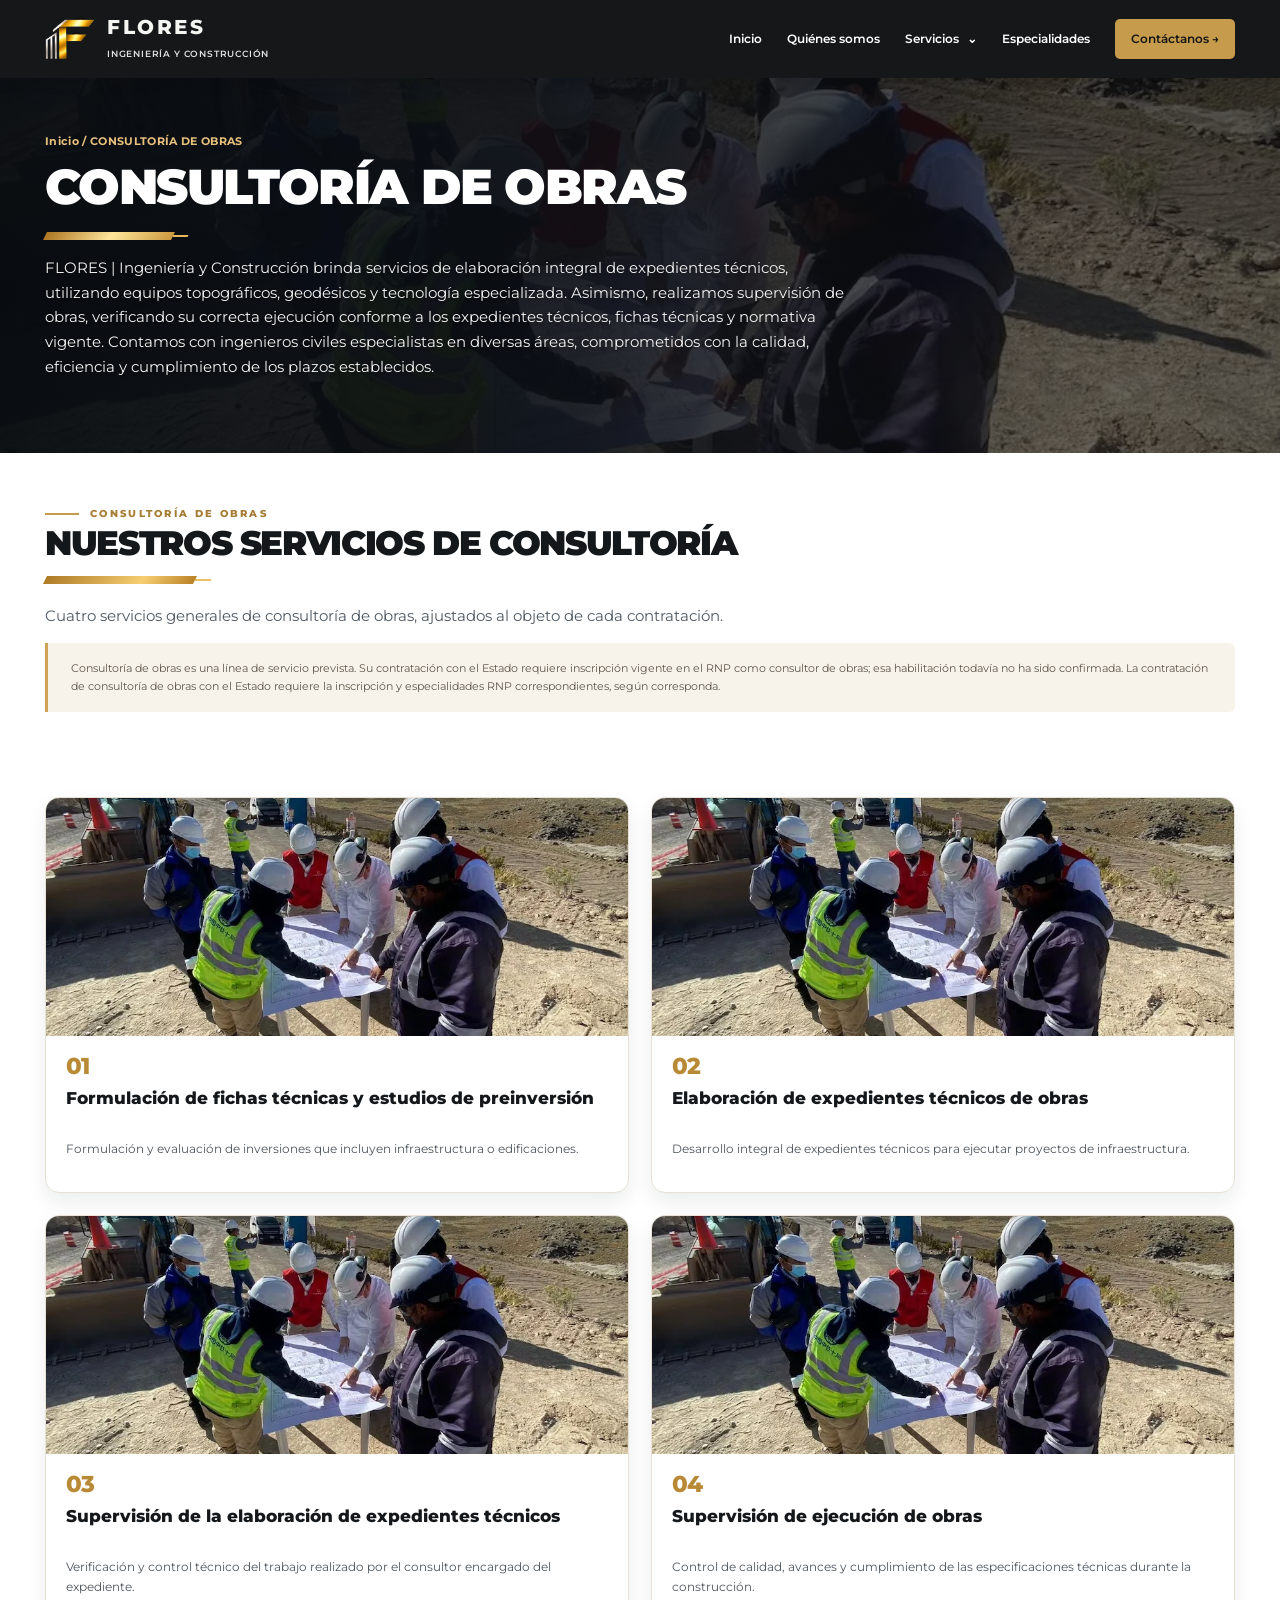
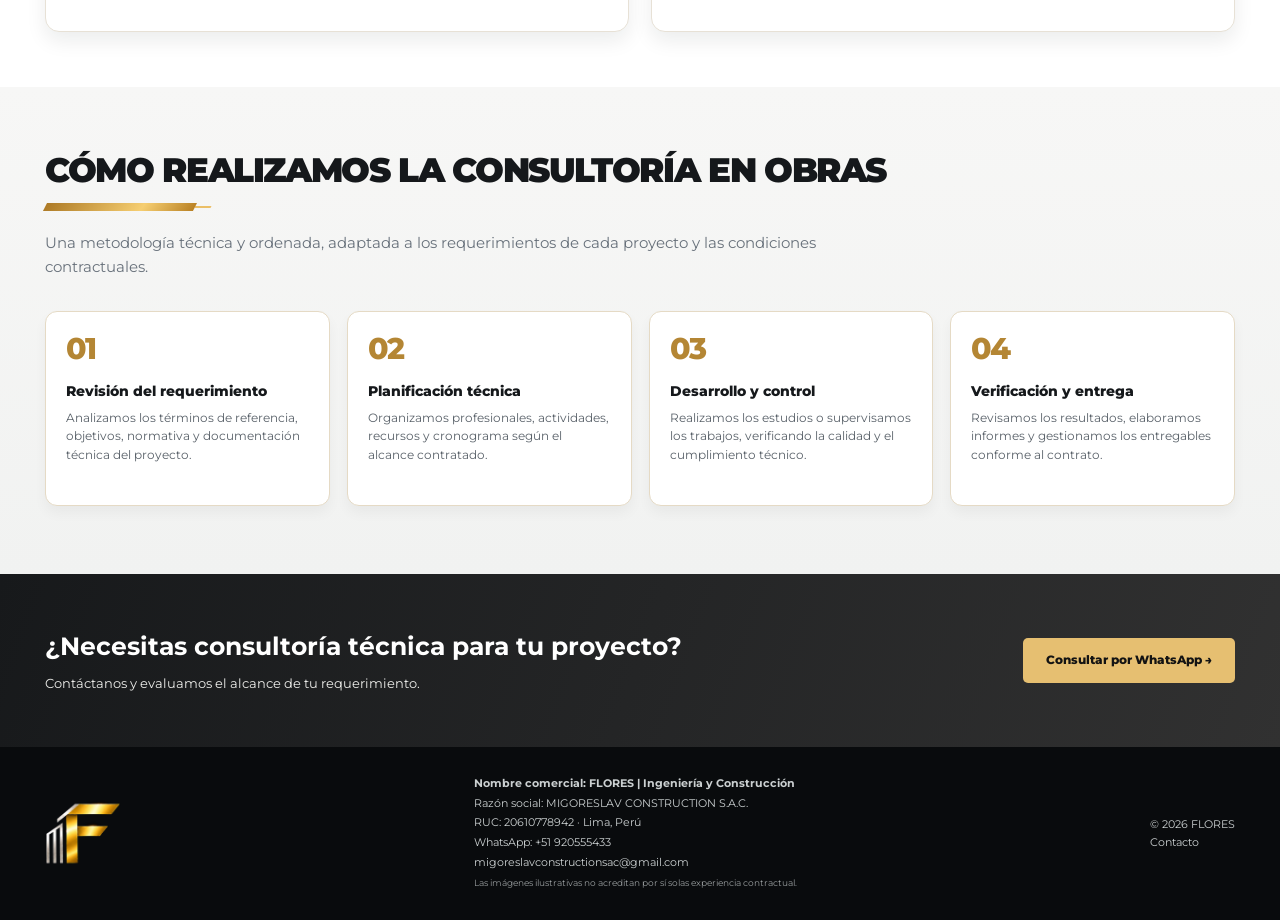
<file: consultoria.html>
<!DOCTYPE html>

<html lang="es"><head><meta charset="utf-8"/><meta content="width=device-width, initial-scale=1" name="viewport"/><meta content="#15181b" name="theme-color"/><meta content="FLORES | Ingeniería y Construcción brinda servicios de elaboración integral de expedientes técnicos, utilizando equipos topográficos, geodésicos y tecnolog" name="description"/><title>Consultoría De Obras | FLORES</title><link href="assets/favicon.png" rel="icon" type="image/png"/><link href="https://fonts.googleapis.com" rel="preconnect"/><link crossorigin="" href="https://fonts.gstatic.com" rel="preconnect"/><link href="https://fonts.googleapis.com/css2?family=Montserrat:wght@400;500;600;700;800;900&amp;display=swap" rel="stylesheet"/><link href="styles.css" rel="stylesheet"/></head><body class="page-interior page-consultoria"><a class="skip" href="#contenido">Saltar al contenido</a><svg aria-hidden="true" style="position:absolute;width:0;height:0;overflow:hidden" xmlns="http://www.w3.org/2000/svg"><defs>
<symbol id="i-work" viewbox="0 0 32 32"><path d="M5 18 15 8l12 10M6 18v10h20V18M13 28V17h8v11M4 8h6M9 4v8"></path></symbol>
<symbol id="i-wrench" viewbox="0 0 32 32"><path d="M22 4a8 8 0 0 0-8.5 10L4 23.5 8.5 28l9.6-9.6A8 8 0 0 0 28 9l-5.4 5.4-5-5Z"></path></symbol>
<symbol id="i-box" viewbox="0 0 32 32"><path d="m16 3 12 7v13l-12 7L4 23V10L16 3ZM4 10l12 7 12-7M16 17v13"></path></symbol>
<symbol id="i-check" viewbox="0 0 32 32"><path d="M16 3 27 8v8c0 7-5.5 11-11 14C10.5 27 5 23 5 16V8L16 3Z"></path><path d="m10 16 4 4 8-9"></path></symbol>
<symbol id="i-mail" viewbox="0 0 32 32"><rect height="18" rx="2" width="26" x="3" y="7"></rect><path d="m4 9 12 9 12-9"></path></symbol>
<symbol id="i-location" viewbox="0 0 32 32"><path d="M26 13c0 8-10 16-10 16S6 21 6 13a10 10 0 1 1 20 0Z"></path><circle cx="16" cy="13" r="3"></circle></symbol>
<symbol id="i-doc" viewbox="0 0 32 32"><path d="M8 3h12l6 6v20H8V3ZM20 3v7h6M12 15h10M12 20h10M12 25h7"></path></symbol>
<symbol id="i-handshake" viewbox="0 0 32 32"><path d="m3 12 7-6 7 2 5-2 7 6-6 9-5 5-4-2-4 1-7-7 2-6Z"></path><path d="m11 15 5-4 5 3M12 20l5 4M16 17l6 5"></path></symbol>
</defs></svg><header class="site-header"><div class="container nav-inner"><a aria-label="FLORES - ir a inicio" class="brand" href="index.html"><img alt="Isotipo F de FLORES en dorado y plateado" class="brand-symbol" src="assets/logo-f-isotipo.webp"/><span><span class="brand-title">FLORES</span><span class="brand-sub">INGENIERÍA Y CONSTRUCCIÓN</span></span></a><button aria-controls="menu-principal" aria-expanded="false" aria-label="Abrir menú" class="menu-toggle">☰</button><nav aria-label="Navegación principal" class="nav-links" id="menu-principal"><a class="" href="index.html">Inicio</a><a class="" href="index.html#quienes-somos">Quiénes somos</a><details class="services-dropdown"><summary>Servicios <span aria-hidden="true">⌄</span></summary><div class="services-submenu"><a href="obras.html">Ejecución de obras</a><a href="servicios.html">Prestación de servicios</a><a href="bienes.html">Proveeduria de bienes</a><a href="consultoria.html" aria-current="page">Consultoría de obras</a></div></details><a class="" href="index.html#especialidades">Especialidades</a><a class="nav-cta" href="index.html#contacto">Contáctanos →</a></nav></div></header><main id="contenido"><section class="page-hero page-hero--real" style='--hero-img:url("assets/equipo-revision-en-campo.webp")'><div class="container"><div class="breadcrumbs"><a href="index.html">Inicio</a> / CONSULTORÍA DE OBRAS</div><h1>CONSULTORÍA DE OBRAS</h1><p>FLORES | Ingeniería y Construcción brinda servicios de elaboración integral de expedientes técnicos, utilizando equipos topográficos, geodésicos y tecnología especializada. Asimismo, realizamos supervisión de obras, verificando su correcta ejecución conforme a los expedientes técnicos, fichas técnicas y normativa vigente. Contamos con ingenieros civiles especialistas en diversas áreas, comprometidos con la calidad, eficiencia y cumplimiento de los plazos establecidos.</p></div></section><section class="detail-head"><div class="container"><div class="eyebrow">CONSULTORÍA DE OBRAS</div><h2 class="section-heading">NUESTROS SERVICIOS DE CONSULTORÍA<div class="underline"></div></h2><p>Cuatro servicios generales de consultoría de obras, ajustados al objeto de cada contratación.</p><div class="detail-note">Consultoría de obras es una línea de servicio prevista. Su contratación con el Estado requiere inscripción vigente en el RNP como consultor de obras; esa habilitación todavía no ha sido confirmada. La contratación de consultoría de obras con el Estado requiere la inscripción y especialidades RNP correspondientes, según corresponda.</div></div></section><section><div class="container"><div class="detail-grid"><article id="especialidad-01" class="detail-card detail-card--photo"><div class="detail-photo-wrap"><img alt="Planos de ingeniería y herramientas técnicas organizadas en escritorio" class="detail-photo" data-fallback="assets/equipo-revision-en-campo.webp" data-review="2026-11-11" decoding="async" fetchpriority="low" height="800" loading="lazy" onerror="this.onerror=null;if(this.dataset.fallback){this.src=this.dataset.fallback}else{this.closest('.detail-photo-wrap').classList.add('photo-unavailable');this.style.display='none'}" referrerpolicy="no-referrer" src="https://images.pexels.com/photos/6615239/pexels-photo-6615239.jpeg?auto=compress&amp;cs=tinysrgb&amp;w=1280&amp;q=82" width="1280"/></div><div class="detail-card-body"><span class="detail-card-num">01</span><h2>Formulación de fichas técnicas y estudios de preinversión</h2><p>Formulación y evaluación de inversiones que incluyen infraestructura o edificaciones.</p></div></article><article id="especialidad-02" class="detail-card detail-card--photo"><div class="detail-photo-wrap"><img alt="Ingeniero elaborando diseño técnico en computadora con software CAD" class="detail-photo" data-fallback="assets/equipo-revision-en-campo.webp" data-review="2026-11-11" decoding="async" fetchpriority="low" height="800" loading="lazy" onerror="this.onerror=null;if(this.dataset.fallback){this.src=this.dataset.fallback}else{this.closest('.detail-photo-wrap').classList.add('photo-unavailable');this.style.display='none'}" referrerpolicy="no-referrer" src="https://images.pexels.com/photos/19895882/pexels-photo-19895882.jpeg?auto=compress&amp;cs=tinysrgb&amp;w=1280&amp;q=82" width="1280"/></div><div class="detail-card-body"><span class="detail-card-num">02</span><h2>Elaboración de expedientes técnicos de obras</h2><p>Desarrollo integral de expedientes técnicos para ejecutar proyectos de infraestructura.</p></div></article><article id="especialidad-03" class="detail-card detail-card--photo"><div class="detail-photo-wrap"><img alt="Profesionales con cascos revisando planos de ingeniería en computadora" class="detail-photo" data-fallback="assets/equipo-revision-en-campo.webp" data-review="2026-11-11" decoding="async" fetchpriority="low" height="800" loading="lazy" onerror="this.onerror=null;if(this.dataset.fallback){this.src=this.dataset.fallback}else{this.closest('.detail-photo-wrap').classList.add('photo-unavailable');this.style.display='none'}" referrerpolicy="no-referrer" src="https://images.pexels.com/photos/8482865/pexels-photo-8482865.jpeg?auto=compress&amp;cs=tinysrgb&amp;w=1280&amp;q=82" width="1280"/></div><div class="detail-card-body"><span class="detail-card-num">03</span><h2>Supervisión de la elaboración de expedientes técnicos</h2><p>Verificación y control técnico del trabajo realizado por el consultor encargado del expediente.</p></div></article><article id="especialidad-04" class="detail-card detail-card--photo"><div class="detail-photo-wrap"><img alt="Equipo técnico revisando planos durante visita de campo" class="detail-photo" data-review="2026-11-11" decoding="async" fetchpriority="low" height="800" loading="lazy" src="assets/equipo-revision-en-campo.webp" width="1280"/></div><div class="detail-card-body"><span class="detail-card-num">04</span><h2>Supervisión de ejecución de obras</h2><p>Control de calidad, avances y cumplimiento de las especificaciones técnicas durante la construcción.</p></div></article></div></div></section><section class="process-section"><div class="container"><h2 class="section-heading">CÓMO REALIZAMOS LA CONSULTORÍA EN OBRAS<div class="underline"></div></h2><p class="section-intro">Una metodología técnica y ordenada, adaptada a los requerimientos de cada proyecto y las condiciones contractuales.</p><div class="process-grid"><article class="process-step"><span class="process-num">01</span><h3>Revisión del requerimiento</h3><p>Analizamos los términos de referencia, objetivos, normativa y documentación técnica del proyecto.</p></article><article class="process-step"><span class="process-num">02</span><h3>Planificación técnica</h3><p>Organizamos profesionales, actividades, recursos y cronograma según el alcance contratado.</p></article><article class="process-step"><span class="process-num">03</span><h3>Desarrollo y control</h3><p>Realizamos los estudios o supervisamos los trabajos, verificando la calidad y el cumplimiento técnico.</p></article><article class="process-step"><span class="process-num">04</span><h3>Verificación y entrega</h3><p>Revisamos los resultados, elaboramos informes y gestionamos los entregables conforme al contrato.</p></article></div></div></section><section class="detail-cta"><div class="container detail-cta-inner"><div><h2>¿Necesitas consultoría técnica para tu proyecto?</h2><p>Contáctanos y evaluamos el alcance de tu requerimiento.</p></div><a class="btn btn-gold" href="https://wa.me/51920555433?text=Hola%2C%20quisiera%20realizar%20una%20consulta%20comercial%20a%20FLORES." rel="noopener noreferrer" target="_blank">Consultar por WhatsApp →</a></div></section></main><footer class="footer"><div class="container footer-wrap"><a aria-label="Volver al inicio" href="index.html"><img alt="Isotipo F de FLORES en dorado y plateado" class="footer-mark" src="assets/logo-f-isotipo.webp"/></a><div class="footer-info"><strong>Nombre comercial: FLORES | Ingeniería y Construcción</strong><br/>Razón social: MIGORESLAV CONSTRUCTION S.A.C.<br/>RUC: 20610778942 · Lima, Perú<br/>WhatsApp: <a href="https://wa.me/51920555433?text=Hola%2C%20quisiera%20realizar%20una%20consulta%20comercial%20a%20FLORES." rel="noopener noreferrer" target="_blank">+51 920555433</a><br/><a href="mailto:migoreslavconstructionsac@gmail.com">migoreslavconstructionsac@gmail.com</a><br/><small>Las imágenes ilustrativas no acreditan por sí solas experiencia contractual.</small></div><div class="legal">© 2026 FLORES<br/><a href="index.html#contacto">Contacto</a></div></div></footer><script defer="" src="scripts.js"></script></body></html>
</file>
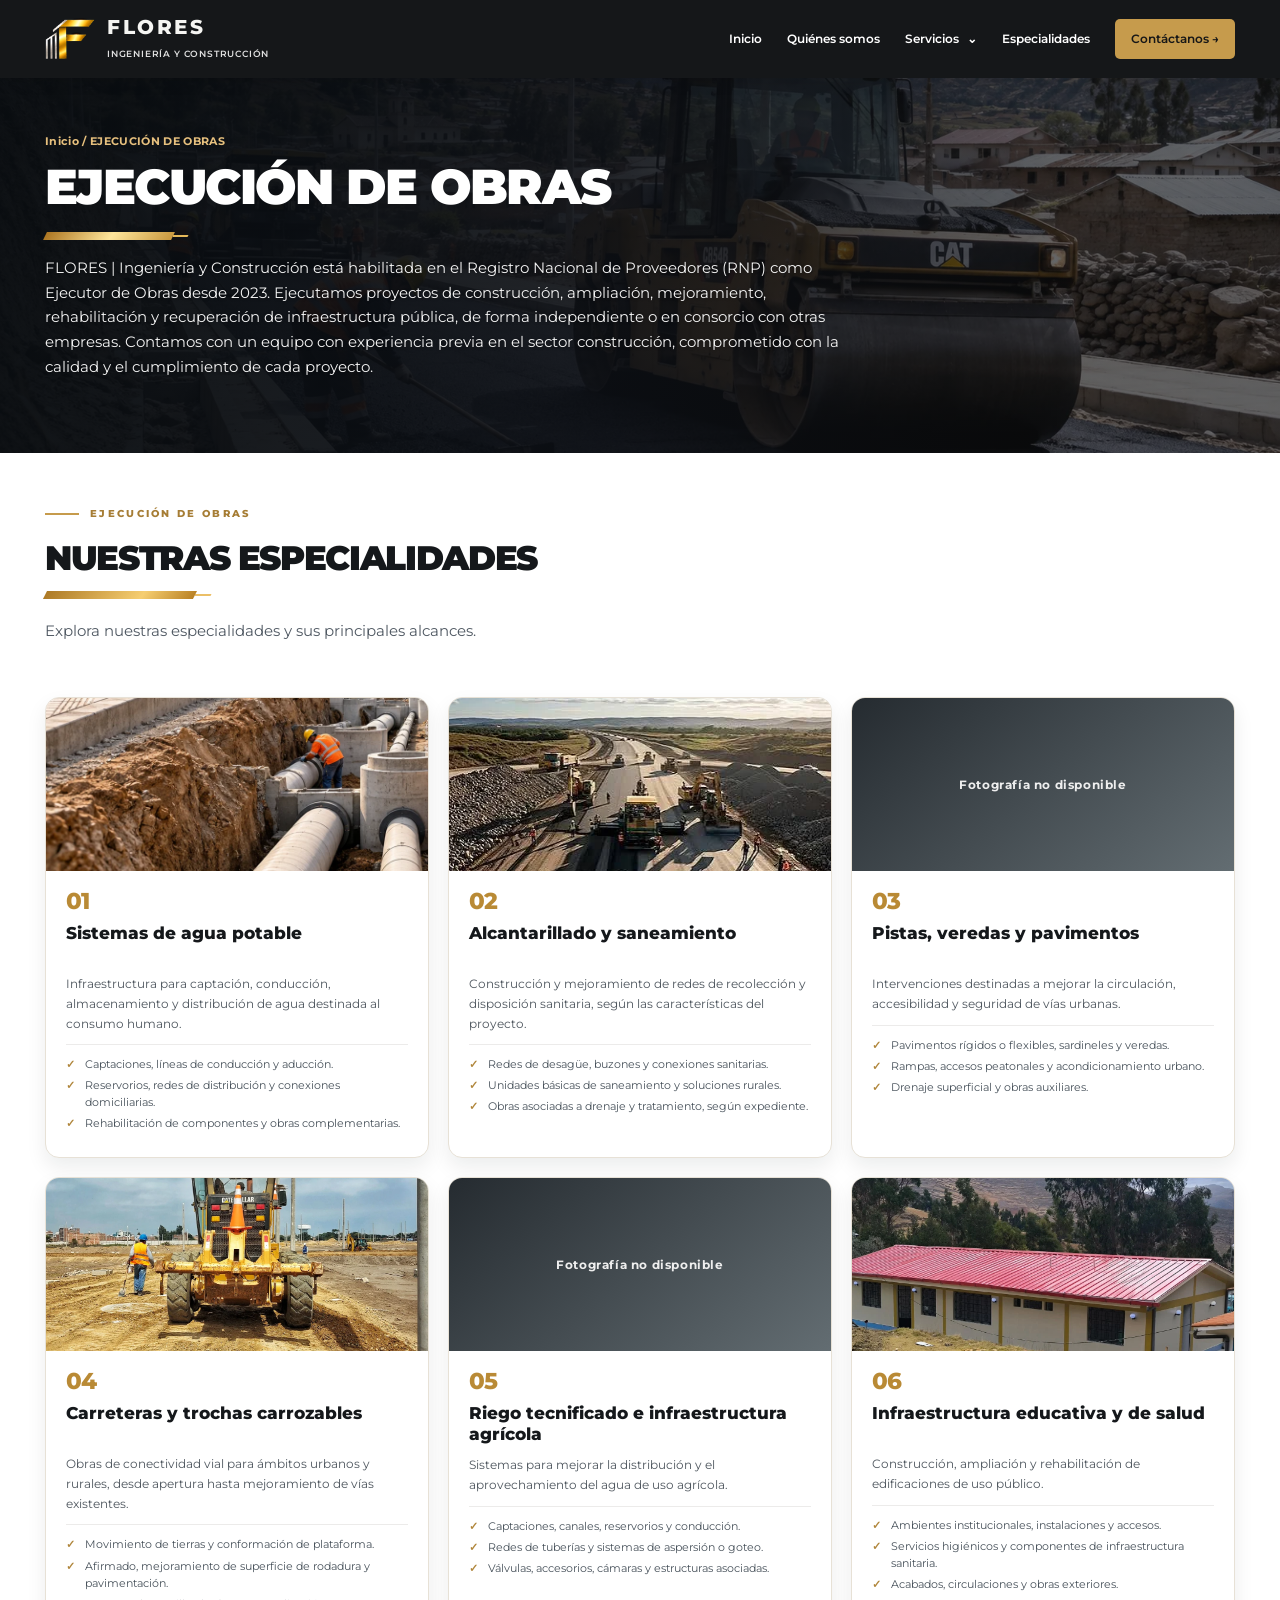
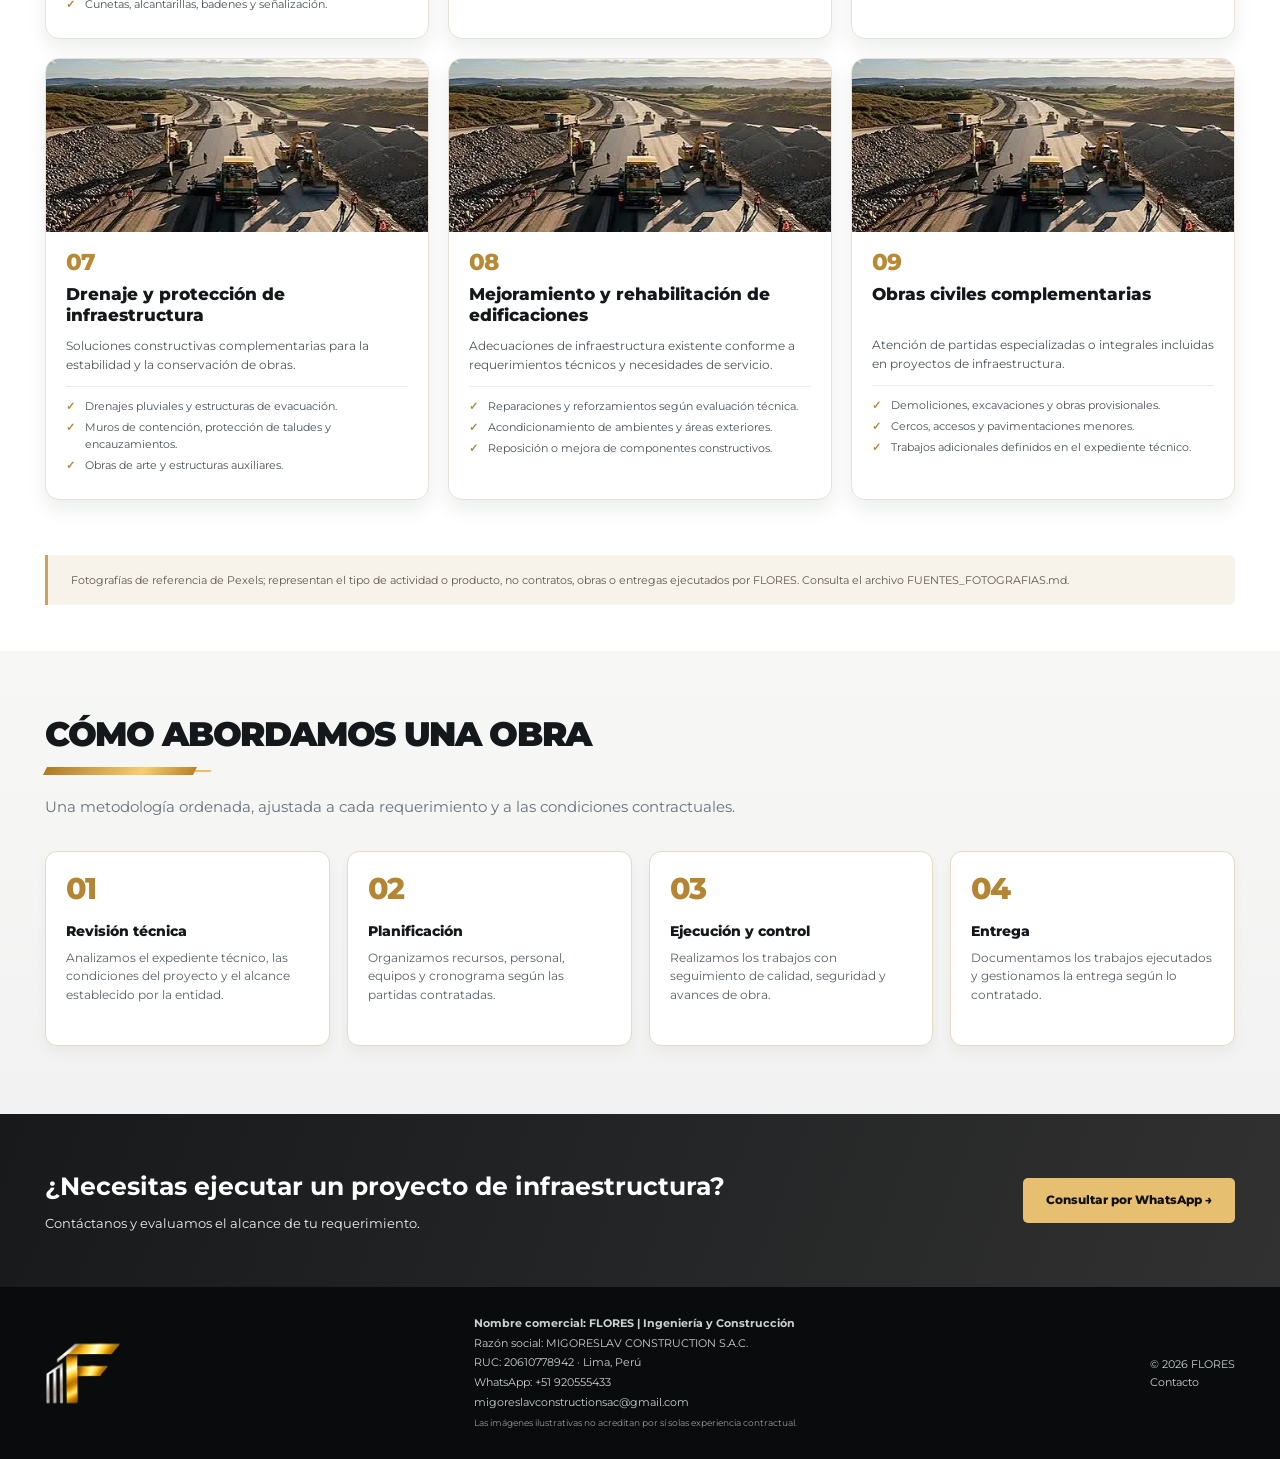
<file: obras.html>
<!DOCTYPE html>

<html lang="es"><head><meta charset="utf-8"/><meta content="width=device-width, initial-scale=1" name="viewport"/><meta content="#15181b" name="theme-color"/><meta content="FLORES | Ingeniería y Construcción está habilitada en el Registro Nacional de Proveedores (RNP) como Ejecutor de Obras desde 2023. Ejecutamos proyectos de " name="description"/><title>Ejecución De Obras | FLORES</title><link href="assets/favicon.png" rel="icon" type="image/png"/><link href="https://fonts.googleapis.com" rel="preconnect"/><link crossorigin="" href="https://fonts.gstatic.com" rel="preconnect"/><link href="https://fonts.googleapis.com/css2?family=Montserrat:wght@400;500;600;700;800;900&amp;display=swap" rel="stylesheet"/><link href="styles.css" rel="stylesheet"/></head><body class="page-interior page-obras"><a class="skip" href="#contenido">Saltar al contenido</a><svg aria-hidden="true" style="position:absolute;width:0;height:0;overflow:hidden" xmlns="http://www.w3.org/2000/svg"><defs>
<symbol id="i-work" viewbox="0 0 32 32"><path d="M5 18 15 8l12 10M6 18v10h20V18M13 28V17h8v11M4 8h6M9 4v8"></path></symbol>
<symbol id="i-wrench" viewbox="0 0 32 32"><path d="M22 4a8 8 0 0 0-8.5 10L4 23.5 8.5 28l9.6-9.6A8 8 0 0 0 28 9l-5.4 5.4-5-5Z"></path></symbol>
<symbol id="i-box" viewbox="0 0 32 32"><path d="m16 3 12 7v13l-12 7L4 23V10L16 3ZM4 10l12 7 12-7M16 17v13"></path></symbol>
<symbol id="i-check" viewbox="0 0 32 32"><path d="M16 3 27 8v8c0 7-5.5 11-11 14C10.5 27 5 23 5 16V8L16 3Z"></path><path d="m10 16 4 4 8-9"></path></symbol>
<symbol id="i-mail" viewbox="0 0 32 32"><rect height="18" rx="2" width="26" x="3" y="7"></rect><path d="m4 9 12 9 12-9"></path></symbol>
<symbol id="i-location" viewbox="0 0 32 32"><path d="M26 13c0 8-10 16-10 16S6 21 6 13a10 10 0 1 1 20 0Z"></path><circle cx="16" cy="13" r="3"></circle></symbol>
<symbol id="i-doc" viewbox="0 0 32 32"><path d="M8 3h12l6 6v20H8V3ZM20 3v7h6M12 15h10M12 20h10M12 25h7"></path></symbol>
<symbol id="i-handshake" viewbox="0 0 32 32"><path d="m3 12 7-6 7 2 5-2 7 6-6 9-5 5-4-2-4 1-7-7 2-6Z"></path><path d="m11 15 5-4 5 3M12 20l5 4M16 17l6 5"></path></symbol>
</defs></svg><header class="site-header"><div class="container nav-inner"><a aria-label="FLORES - ir a inicio" class="brand" href="index.html"><img alt="Isotipo F de FLORES en dorado y plateado" class="brand-symbol" src="assets/logo-f-isotipo.webp"/><span><span class="brand-title">FLORES</span><span class="brand-sub">INGENIERÍA Y CONSTRUCCIÓN</span></span></a><button aria-controls="menu-principal" aria-expanded="false" aria-label="Abrir menú" class="menu-toggle">☰</button><nav aria-label="Navegación principal" class="nav-links" id="menu-principal"><a class="" href="index.html">Inicio</a><a class="" href="index.html#quienes-somos">Quiénes somos</a><details class="services-dropdown"><summary>Servicios <span aria-hidden="true">⌄</span></summary><div class="services-submenu"><a href="obras.html" aria-current="page">Ejecución de obras</a><a href="servicios.html">Prestación de servicios</a><a href="bienes.html">Proveeduria de bienes</a><a href="consultoria.html">Consultoría de obras</a></div></details><a class="" href="index.html#especialidades">Especialidades</a><a class="nav-cta" href="index.html#contacto">Contáctanos →</a></nav></div></header><main id="contenido"><section class="page-hero page-hero--real" style='--hero-img:url("assets/pavimentacion-camino-andino.webp")'><div class="container"><div class="breadcrumbs"><a href="index.html">Inicio</a> / EJECUCIÓN DE OBRAS</div><h1>EJECUCIÓN DE OBRAS</h1><p>FLORES | Ingeniería y Construcción está habilitada en el Registro Nacional de Proveedores (RNP) como Ejecutor de Obras desde 2023. Ejecutamos proyectos de construcción, ampliación, mejoramiento, rehabilitación y recuperación de infraestructura pública, de forma independiente o en consorcio con otras empresas. Contamos con un equipo con experiencia previa en el sector construcción, comprometido con la calidad y el cumplimiento de cada proyecto.</p></div></section><section class="detail-head"><div class="container"><div class="eyebrow">EJECUCIÓN DE OBRAS</div><h2 class="section-heading" style="margin-top:15px">NUESTRAS ESPECIALIDADES<div class="underline"></div></h2><p>Explora nuestras especialidades y sus principales alcances.</p></div></section><section><div class="container"><div class="detail-grid"><article id="especialidad-01" class="detail-card detail-card--photo"><div class="detail-photo-wrap"><img alt="Trabajos de instalación de infraestructura de tuberías de agua y saneamiento" class="detail-photo" decoding="async" fetchpriority="low" height="720" loading="lazy" onerror="this.onerror=null;this.style.display='none';this.parentNode.classList.add('photo-unavailable')" referrerpolicy="no-referrer" src="assets/referencia-saneamiento.webp" width="1200"/></div><div class="detail-card-body"><span class="detail-card-num">01</span><h2>Sistemas de agua potable</h2><p>Infraestructura para captación, conducción, almacenamiento y distribución de agua destinada al consumo humano.</p><ul class="task-list"><li>Captaciones, líneas de conducción y aducción.</li><li>Reservorios, redes de distribución y conexiones domiciliarias.</li><li>Rehabilitación de componentes y obras complementarias.</li></ul></div></article><article id="especialidad-02" class="detail-card detail-card--photo"><div class="detail-photo-wrap"><img alt="Zanja de obra urbana con trabajadores equipados con casco y protección" class="detail-photo" data-fallback="assets/obra-vial-general.webp" data-review="2026-11-11" decoding="async" fetchpriority="low" height="800" loading="lazy" onerror="this.onerror=null;if(this.dataset.fallback){this.src=this.dataset.fallback}else{this.closest('.detail-photo-wrap').classList.add('photo-unavailable');this.style.display='none'}" referrerpolicy="no-referrer" src="https://images.pexels.com/photos/5579584/pexels-photo-5579584.jpeg?auto=compress&amp;cs=tinysrgb&amp;w=1280&amp;q=82" width="1280"/></div><div class="detail-card-body"><span class="detail-card-num">02</span><h2>Alcantarillado y saneamiento</h2><p>Construcción y mejoramiento de redes de recolección y disposición sanitaria, según las características del proyecto.</p><ul class="task-list"><li>Redes de desagüe, buzones y conexiones sanitarias.</li><li>Unidades básicas de saneamiento y soluciones rurales.</li><li>Obras asociadas a drenaje y tratamiento, según expediente.</li></ul></div></article><article id="especialidad-03" class="detail-card detail-card--photo"><div class="detail-photo-wrap"><img alt="Fotografía referencial: Pistas, veredas y pavimentos" class="detail-photo" data-fallback="assets/pavimentacion-camino-andino.webp" decoding="async" fetchpriority="low" height="720" loading="lazy" onerror="this.onerror=null;this.style.display='none';this.parentNode.classList.add('photo-unavailable')" referrerpolicy="no-referrer" src="https://images.pexels.com/photos/4575147/pexels-photo-4575147.jpeg?auto=compress&amp;cs=tinysrgb&amp;w=1200" width="1200"/></div><div class="detail-card-body"><span class="detail-card-num">03</span><h2>Pistas, veredas y pavimentos</h2><p>Intervenciones destinadas a mejorar la circulación, accesibilidad y seguridad de vías urbanas.</p><ul class="task-list"><li>Pavimentos rígidos o flexibles, sardineles y veredas.</li><li>Rampas, accesos peatonales y acondicionamiento urbano.</li><li>Drenaje superficial y obras auxiliares.</li></ul></div></article><article id="especialidad-04" class="detail-card detail-card--photo"><div class="detail-photo-wrap"><img class="detail-photo" src="assets/carretera-motoniveladora.webp" alt="Motoniveladora trabajando en una vía de tierra" width="1158" height="1600" loading="lazy" decoding="async"/></div><div class="detail-card-body"><span class="detail-card-num">04</span><h2>Carreteras y trochas carrozables</h2><p>Obras de conectividad vial para ámbitos urbanos y rurales, desde apertura hasta mejoramiento de vías existentes.</p><ul class="task-list"><li>Movimiento de tierras y conformación de plataforma.</li><li>Afirmado, mejoramiento de superficie de rodadura y pavimentación.</li><li>Cunetas, alcantarillas, badenes y señalización.</li></ul></div></article><article id="especialidad-05" class="detail-card detail-card--photo"><div class="detail-photo-wrap"><img alt="Fotografía referencial: Riego tecnificado e infraestructura agrícola" class="detail-photo" data-fallback="assets/pavimentacion-camino-andino.webp" decoding="async" fetchpriority="low" height="720" loading="lazy" onerror="this.onerror=null;this.style.display='none';this.parentNode.classList.add('photo-unavailable')" referrerpolicy="no-referrer" src="https://images.pexels.com/photos/33881124/pexels-photo-33881124.jpeg?auto=compress&amp;cs=tinysrgb&amp;w=1200" width="1200"/></div><div class="detail-card-body"><span class="detail-card-num">05</span><h2>Riego tecnificado e infraestructura agrícola</h2><p>Sistemas para mejorar la distribución y el aprovechamiento del agua de uso agrícola.</p><ul class="task-list"><li>Captaciones, canales, reservorios y conducción.</li><li>Redes de tuberías y sistemas de aspersión o goteo.</li><li>Válvulas, accesorios, cámaras y estructuras asociadas.</li></ul></div></article><article id="especialidad-06" class="detail-card detail-card--photo"><div class="detail-photo-wrap"><img alt="Infraestructura pública con cubierta metálica roja y cerramientos terminados" class="detail-photo" decoding="async" fetchpriority="low" height="720" loading="lazy" onerror="this.onerror=null;this.style.display='none';this.parentNode.classList.add('photo-unavailable')" referrerpolicy="no-referrer" src="assets/establecimiento-salud-techo-rojo.webp" width="1200"/></div><div class="detail-card-body"><span class="detail-card-num">06</span><h2>Infraestructura educativa y de salud</h2><p>Construcción, ampliación y rehabilitación de edificaciones de uso público.</p><ul class="task-list"><li>Ambientes institucionales, instalaciones y accesos.</li><li>Servicios higiénicos y componentes de infraestructura sanitaria.</li><li>Acabados, circulaciones y obras exteriores.</li></ul></div></article><article id="especialidad-07" class="detail-card detail-card--photo"><div class="detail-photo-wrap"><img alt="Muro de gaviones de piedra para protección y contención de infraestructura" class="detail-photo" data-fallback="assets/obra-vial-general.webp" data-review="2026-11-11" decoding="async" fetchpriority="low" height="800" loading="lazy" onerror="this.onerror=null;if(this.dataset.fallback){this.src=this.dataset.fallback}else{this.closest('.detail-photo-wrap').classList.add('photo-unavailable');this.style.display='none'}" referrerpolicy="no-referrer" src="https://images.pexels.com/photos/37340278/pexels-photo-37340278.jpeg?auto=compress&amp;cs=tinysrgb&amp;w=1280&amp;q=82" width="1280"/></div><div class="detail-card-body"><span class="detail-card-num">07</span><h2>Drenaje y protección de infraestructura</h2><p>Soluciones constructivas complementarias para la estabilidad y la conservación de obras.</p><ul class="task-list"><li>Drenajes pluviales y estructuras de evacuación.</li><li>Muros de contención, protección de taludes y encauzamientos.</li><li>Obras de arte y estructuras auxiliares.</li></ul></div></article><article id="especialidad-08" class="detail-card detail-card--photo"><div class="detail-photo-wrap"><img alt="Personal con EPP rehabilitando la fachada de una edificación" class="detail-photo" data-fallback="assets/obra-vial-general.webp" data-review="2026-11-11" decoding="async" fetchpriority="low" height="800" loading="lazy" onerror="this.onerror=null;if(this.dataset.fallback){this.src=this.dataset.fallback}else{this.closest('.detail-photo-wrap').classList.add('photo-unavailable');this.style.display='none'}" referrerpolicy="no-referrer" src="https://images.pexels.com/photos/18969812/pexels-photo-18969812.jpeg?auto=compress&amp;cs=tinysrgb&amp;w=1280&amp;q=82" width="1280"/></div><div class="detail-card-body"><span class="detail-card-num">08</span><h2>Mejoramiento y rehabilitación de edificaciones</h2><p>Adecuaciones de infraestructura existente conforme a requerimientos técnicos y necesidades de servicio.</p><ul class="task-list"><li>Reparaciones y reforzamientos según evaluación técnica.</li><li>Acondicionamiento de ambientes y áreas exteriores.</li><li>Reposición o mejora de componentes constructivos.</li></ul></div></article><article id="especialidad-09" class="detail-card detail-card--photo"><div class="detail-photo-wrap"><img alt="Trabajador con casco y chaleco ejecutando partida de concreto" class="detail-photo" data-fallback="assets/obra-vial-general.webp" data-review="2026-11-11" decoding="async" fetchpriority="low" height="800" loading="lazy" onerror="this.onerror=null;if(this.dataset.fallback){this.src=this.dataset.fallback}else{this.closest('.detail-photo-wrap').classList.add('photo-unavailable');this.style.display='none'}" referrerpolicy="no-referrer" src="https://images.pexels.com/photos/34842259/pexels-photo-34842259.jpeg?auto=compress&amp;cs=tinysrgb&amp;w=1280&amp;q=82" width="1280"/></div><div class="detail-card-body"><span class="detail-card-num">09</span><h2>Obras civiles complementarias</h2><p>Atención de partidas especializadas o integrales incluidas en proyectos de infraestructura.</p><ul class="task-list"><li>Demoliciones, excavaciones y obras provisionales.</li><li>Cercos, accesos y pavimentaciones menores.</li><li>Trabajos adicionales definidos en el expediente técnico.</li></ul></div></article></div><div class="detail-note">Fotografías de referencia de Pexels; representan el tipo de actividad o producto, no contratos, obras o entregas ejecutados por FLORES. Consulta el archivo FUENTES_FOTOGRAFIAS.md.</div></div></section><section class="process-section"><div class="container"><h2 class="section-heading">CÓMO ABORDAMOS UNA OBRA<div class="underline"></div></h2><p class="section-intro">Una metodología ordenada, ajustada a cada requerimiento y a las condiciones contractuales.</p><div class="process-grid"><article class="process-step"><span class="process-num">01</span><h3>Revisión técnica</h3><p>Analizamos el expediente técnico, las condiciones del proyecto y el alcance establecido por la entidad.</p></article><article class="process-step"><span class="process-num">02</span><h3>Planificación</h3><p>Organizamos recursos, personal, equipos y cronograma según las partidas contratadas.</p></article><article class="process-step"><span class="process-num">03</span><h3>Ejecución y control</h3><p>Realizamos los trabajos con seguimiento de calidad, seguridad y avances de obra.</p></article><article class="process-step"><span class="process-num">04</span><h3>Entrega</h3><p>Documentamos los trabajos ejecutados y gestionamos la entrega según lo contratado.</p></article></div></div></section><section class="detail-cta"><div class="container detail-cta-inner"><div><h2>¿Necesitas ejecutar un proyecto de infraestructura?</h2><p>Contáctanos y evaluamos el alcance de tu requerimiento.</p></div><a class="btn btn-gold" href="https://wa.me/51920555433?text=Hola%2C%20quisiera%20realizar%20una%20consulta%20comercial%20a%20FLORES." rel="noopener noreferrer" target="_blank">Consultar por WhatsApp →</a></div></section></main><footer class="footer"><div class="container footer-wrap"><a aria-label="Volver al inicio" href="index.html"><img alt="Isotipo F de FLORES en dorado y plateado" class="footer-mark" src="assets/logo-f-isotipo.webp"/></a><div class="footer-info"><strong>Nombre comercial: FLORES | Ingeniería y Construcción</strong><br/>Razón social: MIGORESLAV CONSTRUCTION S.A.C.<br/>RUC: 20610778942 · Lima, Perú<br/>WhatsApp: <a href="https://wa.me/51920555433?text=Hola%2C%20quisiera%20realizar%20una%20consulta%20comercial%20a%20FLORES." rel="noopener noreferrer" target="_blank">+51 920555433</a><br/><a href="mailto:migoreslavconstructionsac@gmail.com">migoreslavconstructionsac@gmail.com</a><br/><small>Las imágenes ilustrativas no acreditan por sí solas experiencia contractual.</small></div><div class="legal">© 2026 FLORES<br/><a href="index.html#contacto">Contacto</a></div></div></footer><script defer="" src="scripts.js"></script></body></html>
</file>
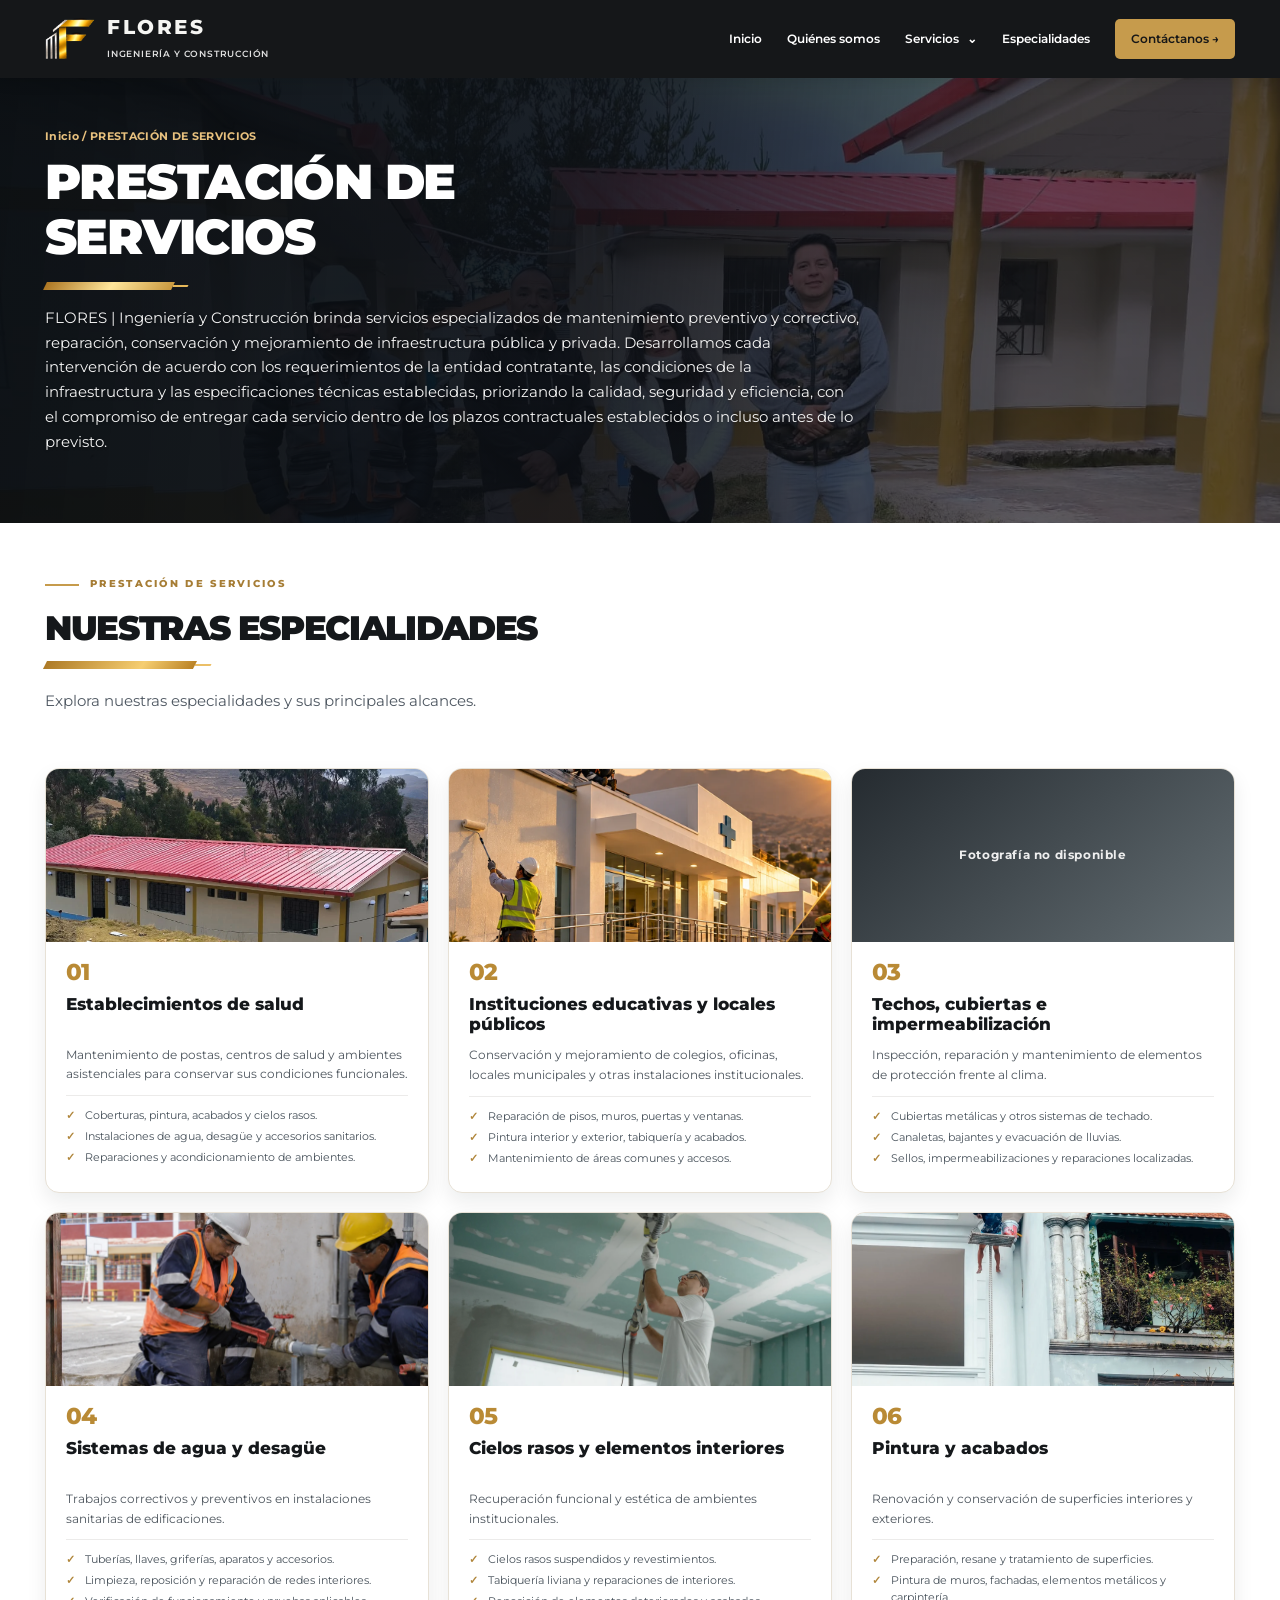
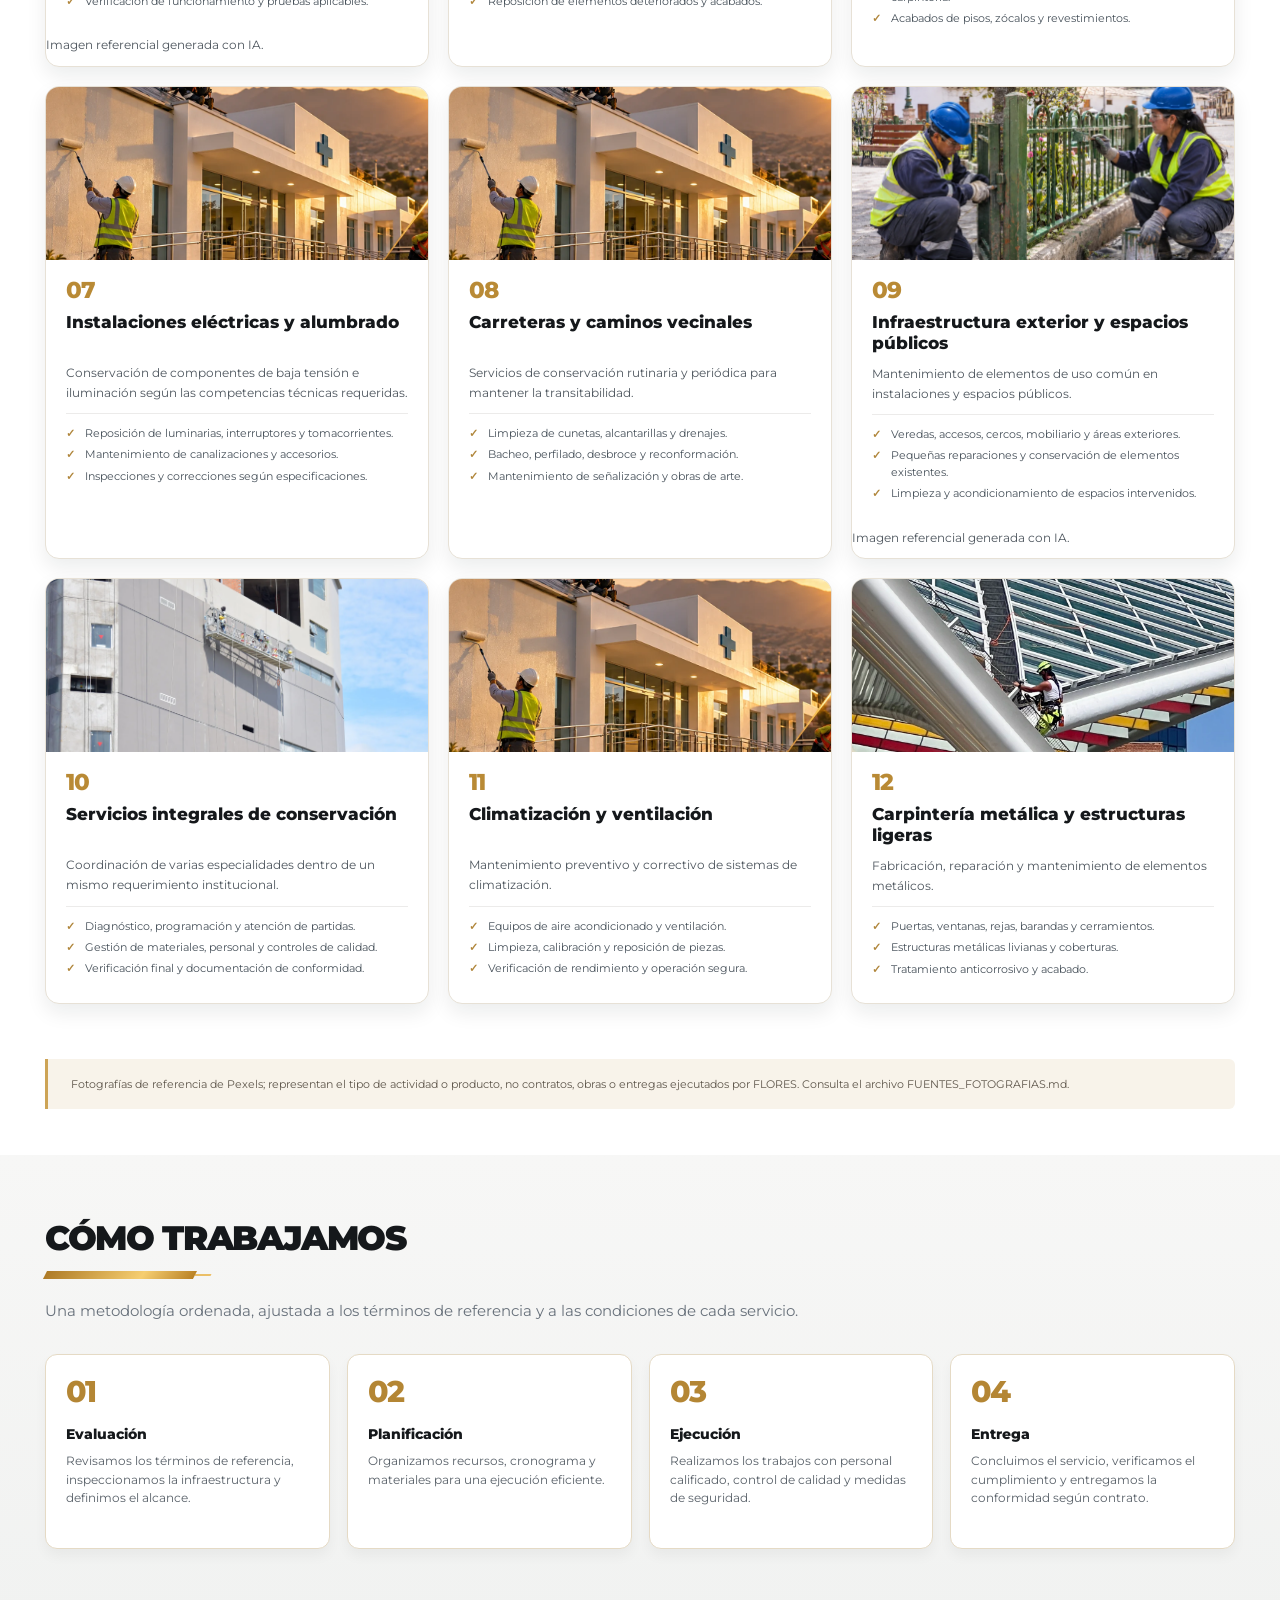
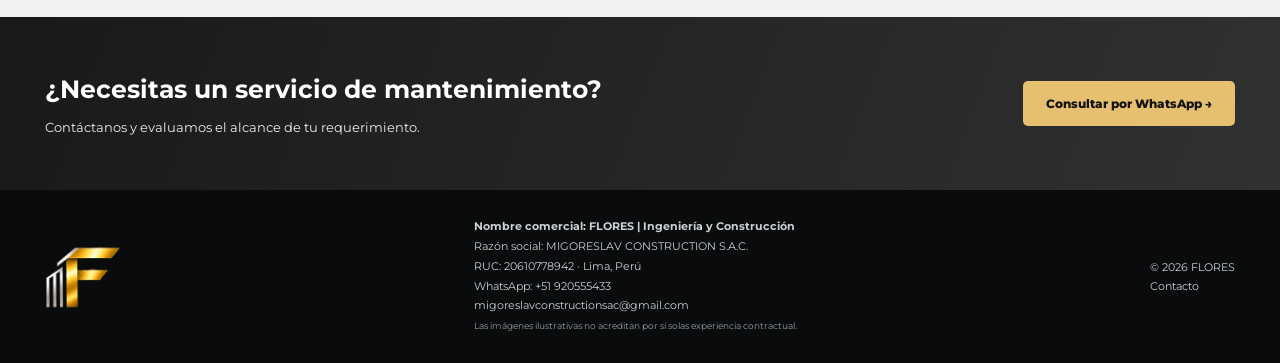
<file: servicios.html>
<!DOCTYPE html>

<html lang="es"><head><meta charset="utf-8"/><meta content="width=device-width, initial-scale=1" name="viewport"/><meta content="#15181b" name="theme-color"/><meta content="FLORES | Ingeniería y Construcción brinda servicios especializados de mantenimiento preventivo y correctivo, reparación, conservación y mejoramiento de inf" name="description"/><title>Prestación De Servicios | FLORES</title><link href="assets/favicon.png" rel="icon" type="image/png"/><link href="https://fonts.googleapis.com" rel="preconnect"/><link crossorigin="" href="https://fonts.gstatic.com" rel="preconnect"/><link href="https://fonts.googleapis.com/css2?family=Montserrat:wght@400;500;600;700;800;900&amp;display=swap" rel="stylesheet"/><link href="styles.css" rel="stylesheet"/></head><body class="page-servicios page-interior"><a class="skip" href="#contenido">Saltar al contenido</a><svg aria-hidden="true" style="position:absolute;width:0;height:0;overflow:hidden" xmlns="http://www.w3.org/2000/svg"><defs>
<symbol id="i-work" viewbox="0 0 32 32"><path d="M5 18 15 8l12 10M6 18v10h20V18M13 28V17h8v11M4 8h6M9 4v8"></path></symbol>
<symbol id="i-wrench" viewbox="0 0 32 32"><path d="M22 4a8 8 0 0 0-8.5 10L4 23.5 8.5 28l9.6-9.6A8 8 0 0 0 28 9l-5.4 5.4-5-5Z"></path></symbol>
<symbol id="i-box" viewbox="0 0 32 32"><path d="m16 3 12 7v13l-12 7L4 23V10L16 3ZM4 10l12 7 12-7M16 17v13"></path></symbol>
<symbol id="i-check" viewbox="0 0 32 32"><path d="M16 3 27 8v8c0 7-5.5 11-11 14C10.5 27 5 23 5 16V8L16 3Z"></path><path d="m10 16 4 4 8-9"></path></symbol>
<symbol id="i-mail" viewbox="0 0 32 32"><rect height="18" rx="2" width="26" x="3" y="7"></rect><path d="m4 9 12 9 12-9"></path></symbol>
<symbol id="i-location" viewbox="0 0 32 32"><path d="M26 13c0 8-10 16-10 16S6 21 6 13a10 10 0 1 1 20 0Z"></path><circle cx="16" cy="13" r="3"></circle></symbol>
<symbol id="i-doc" viewbox="0 0 32 32"><path d="M8 3h12l6 6v20H8V3ZM20 3v7h6M12 15h10M12 20h10M12 25h7"></path></symbol>
<symbol id="i-handshake" viewbox="0 0 32 32"><path d="m3 12 7-6 7 2 5-2 7 6-6 9-5 5-4-2-4 1-7-7 2-6Z"></path><path d="m11 15 5-4 5 3M12 20l5 4M16 17l6 5"></path></symbol>
</defs></svg><header class="site-header"><div class="container nav-inner"><a aria-label="FLORES - ir a inicio" class="brand" href="index.html"><img alt="Isotipo F de FLORES en dorado y plateado" class="brand-symbol" src="assets/logo-f-isotipo.webp"/><span><span class="brand-title">FLORES</span><span class="brand-sub">INGENIERÍA Y CONSTRUCCIÓN</span></span></a><button aria-controls="menu-principal" aria-expanded="false" aria-label="Abrir menú" class="menu-toggle">☰</button><nav aria-label="Navegación principal" class="nav-links" id="menu-principal"><a class="" href="index.html">Inicio</a><a class="" href="index.html#quienes-somos">Quiénes somos</a><details class="services-dropdown"><summary>Servicios <span aria-hidden="true">⌄</span></summary><div class="services-submenu"><a href="obras.html">Ejecución de obras</a><a href="servicios.html" aria-current="page">Prestación de servicios</a><a href="bienes.html">Proveeduria de bienes</a><a href="consultoria.html">Consultoría de obras</a></div></details><a class="" href="index.html#especialidades">Especialidades</a><a class="nav-cta" href="index.html#contacto">Contáctanos →</a></nav></div></header><main id="contenido"><section class="page-hero page-hero--real" style='--hero-img:url("assets/equipo-conformidad-sin-texto.webp")'><div class="container"><div class="breadcrumbs"><a href="index.html">Inicio</a> / PRESTACIÓN DE SERVICIOS</div><h1>PRESTACIÓN DE SERVICIOS</h1><p>FLORES | Ingeniería y Construcción brinda servicios especializados de mantenimiento preventivo y correctivo, reparación, conservación y mejoramiento de infraestructura pública y privada. Desarrollamos cada intervención de acuerdo con los requerimientos de la entidad contratante, las condiciones de la infraestructura y las especificaciones técnicas establecidas, priorizando la calidad, seguridad y eficiencia, con el compromiso de entregar cada servicio dentro de los plazos contractuales establecidos o incluso antes de lo previsto.</p></div></section><section class="detail-head"><div class="container"><div class="eyebrow">PRESTACIÓN DE SERVICIOS</div><h2 class="section-heading" style="margin-top:15px">NUESTRAS ESPECIALIDADES<div class="underline"></div></h2><p>Explora nuestras especialidades y sus principales alcances.</p></div></section><section><div class="container"><div class="detail-grid"><article id="especialidad-01" class="detail-card detail-card--photo"><div class="detail-photo-wrap"><img alt="Establecimiento público mantenido con techo de cobertura metálica" class="detail-photo" decoding="async" fetchpriority="low" height="720" loading="lazy" onerror="this.onerror=null;this.style.display='none';this.parentNode.classList.add('photo-unavailable')" referrerpolicy="no-referrer" src="assets/establecimiento-salud-techo-rojo.webp" width="1200"/></div><div class="detail-card-body"><span class="detail-card-num">01</span><h2>Establecimientos de salud</h2><p>Mantenimiento de postas, centros de salud y ambientes asistenciales para conservar sus condiciones funcionales.</p><ul class="task-list"><li>Coberturas, pintura, acabados y cielos rasos.</li><li>Instalaciones de agua, desagüe y accesorios sanitarios.</li><li>Reparaciones y acondicionamiento de ambientes.</li></ul></div></article><article id="especialidad-02" class="detail-card detail-card--photo"><div class="detail-photo-wrap"><img alt="Aula institucional equipada, limpia y acondicionada" class="detail-photo" data-fallback="assets/referencia-mantenimiento.webp" data-review="2026-11-11" decoding="async" fetchpriority="low" height="800" loading="lazy" onerror="this.onerror=null;if(this.dataset.fallback){this.src=this.dataset.fallback}else{this.closest('.detail-photo-wrap').classList.add('photo-unavailable');this.style.display='none'}" referrerpolicy="no-referrer" src="https://images.pexels.com/photos/5905441/pexels-photo-5905441.jpeg?auto=compress&amp;cs=tinysrgb&amp;w=1280&amp;q=82" width="1280"/></div><div class="detail-card-body"><span class="detail-card-num">02</span><h2>Instituciones educativas y locales públicos</h2><p>Conservación y mejoramiento de colegios, oficinas, locales municipales y otras instalaciones institucionales.</p><ul class="task-list"><li>Reparación de pisos, muros, puertas y ventanas.</li><li>Pintura interior y exterior, tabiquería y acabados.</li><li>Mantenimiento de áreas comunes y accesos.</li></ul></div></article><article id="especialidad-03" class="detail-card detail-card--photo"><div class="detail-photo-wrap"><img alt="Trabajadores instalando paneles metálicos de techumbre" class="detail-photo" data-fallback="assets/establecimiento-salud-techo-rojo.webp" decoding="async" fetchpriority="low" height="720" loading="lazy" onerror="this.onerror=null;this.style.display='none';this.parentNode.classList.add('photo-unavailable')" referrerpolicy="no-referrer" src="https://images.pexels.com/photos/5264825/pexels-photo-5264825.jpeg?auto=compress&amp;cs=tinysrgb&amp;w=1200" width="1200"/></div><div class="detail-card-body"><span class="detail-card-num">03</span><h2>Techos, cubiertas e impermeabilización</h2><p>Inspección, reparación y mantenimiento de elementos de protección frente al clima.</p><ul class="task-list"><li>Cubiertas metálicas y otros sistemas de techado.</li><li>Canaletas, bajantes y evacuación de lluvias.</li><li>Sellos, impermeabilizaciones y reparaciones localizadas.</li></ul></div></article><article id="especialidad-04" class="detail-card detail-card--photo"><div class="detail-photo-wrap"><img class="detail-photo" src="assets/reparacion-tuberia-referencial.webp" alt="Imagen referencial generada con IA: reparación de válvula y tubería de agua" width="1536" height="1024" loading="lazy" decoding="async"/></div><div class="detail-card-body"><span class="detail-card-num">04</span><h2>Sistemas de agua y desagüe</h2><p>Trabajos correctivos y preventivos en instalaciones sanitarias de edificaciones.</p><ul class="task-list"><li>Tuberías, llaves, griferías, aparatos y accesorios.</li><li>Limpieza, reposición y reparación de redes interiores.</li><li>Verificación de funcionamiento y pruebas aplicables.</li></ul></div><p class="image-reference-note">Imagen referencial generada con IA.</p></article><article id="especialidad-05" class="detail-card detail-card--photo"><div class="detail-photo-wrap"><img class="detail-photo" src="assets/acabado-cielo-raso.webp" alt="Trabajador realizando el lijado de un cielo raso" width="1600" height="1200" loading="lazy" decoding="async"/></div><div class="detail-card-body"><span class="detail-card-num">05</span><h2>Cielos rasos y elementos interiores</h2><p>Recuperación funcional y estética de ambientes institucionales.</p><ul class="task-list"><li>Cielos rasos suspendidos y revestimientos.</li><li>Tabiquería liviana y reparaciones de interiores.</li><li>Reposición de elementos deteriorados y acabados.</li></ul></div></article><article id="especialidad-06" class="detail-card detail-card--photo"><div class="detail-photo-wrap"><img class="detail-photo" src="assets/pintura-fachada.webp" alt="Trabajador realizando pintura de fachada" width="1126" height="1600" loading="lazy" decoding="async"/></div><div class="detail-card-body"><span class="detail-card-num">06</span><h2>Pintura y acabados</h2><p>Renovación y conservación de superficies interiores y exteriores.</p><ul class="task-list"><li>Preparación, resane y tratamiento de superficies.</li><li>Pintura de muros, fachadas, elementos metálicos y carpintería.</li><li>Acabados de pisos, zócalos y revestimientos.</li></ul></div></article><article id="especialidad-07" class="detail-card detail-card--photo"><div class="detail-photo-wrap"><img alt="Técnico en Callao Perú trabajando en instalaciones eléctricas" class="detail-photo" data-fallback="assets/referencia-mantenimiento.webp" data-review="2026-11-11" decoding="async" fetchpriority="low" height="800" loading="lazy" onerror="this.onerror=null;if(this.dataset.fallback){this.src=this.dataset.fallback}else{this.closest('.detail-photo-wrap').classList.add('photo-unavailable');this.style.display='none'}" referrerpolicy="no-referrer" src="https://images.pexels.com/photos/26100225/pexels-photo-26100225.jpeg?auto=compress&amp;cs=tinysrgb&amp;w=1280&amp;q=82" width="1280"/></div><div class="detail-card-body"><span class="detail-card-num">07</span><h2>Instalaciones eléctricas y alumbrado</h2><p>Conservación de componentes de baja tensión e iluminación según las competencias técnicas requeridas.</p><ul class="task-list"><li>Reposición de luminarias, interruptores y tomacorrientes.</li><li>Mantenimiento de canalizaciones y accesorios.</li><li>Inspecciones y correcciones según especificaciones.</li></ul></div></article><article id="especialidad-08" class="detail-card detail-card--photo"><div class="detail-photo-wrap"><img alt="Equipo pesado conformando vía rural de tierra" class="detail-photo" data-fallback="assets/referencia-mantenimiento.webp" data-review="2026-11-11" decoding="async" fetchpriority="low" height="800" loading="lazy" onerror="this.onerror=null;if(this.dataset.fallback){this.src=this.dataset.fallback}else{this.closest('.detail-photo-wrap').classList.add('photo-unavailable');this.style.display='none'}" referrerpolicy="no-referrer" src="https://images.pexels.com/photos/12267902/pexels-photo-12267902.jpeg?auto=compress&amp;cs=tinysrgb&amp;w=1280&amp;q=82" width="1280"/></div><div class="detail-card-body"><span class="detail-card-num">08</span><h2>Carreteras y caminos vecinales</h2><p>Servicios de conservación rutinaria y periódica para mantener la transitabilidad.</p><ul class="task-list"><li>Limpieza de cunetas, alcantarillas y drenajes.</li><li>Bacheo, perfilado, desbroce y reconformación.</li><li>Mantenimiento de señalización y obras de arte.</li></ul></div></article><article id="especialidad-09" class="detail-card detail-card--photo"><div class="detail-photo-wrap"><img class="detail-photo" src="assets/mantenimiento-rejas-cascos-azules.webp" alt="Imagen referencial generada con IA: trabajadores con cascos azules dando mantenimiento a rejas" width="1536" height="1024" loading="lazy" decoding="async"/></div><div class="detail-card-body"><span class="detail-card-num">09</span><h2>Infraestructura exterior y espacios públicos</h2><p>Mantenimiento de elementos de uso común en instalaciones y espacios públicos.</p><ul class="task-list"><li>Veredas, accesos, cercos, mobiliario y áreas exteriores.</li><li>Pequeñas reparaciones y conservación de elementos existentes.</li><li>Limpieza y acondicionamiento de espacios intervenidos.</li></ul></div><p class="image-reference-note">Imagen referencial generada con IA.</p></article><article id="especialidad-10" class="detail-card detail-card--photo"><div class="detail-photo-wrap"><img class="detail-photo" src="assets/conservacion-fachada.webp" alt="Personal realizando mantenimiento de fachada" width="1600" height="1067" loading="lazy" decoding="async"/></div><div class="detail-card-body"><span class="detail-card-num">10</span><h2>Servicios integrales de conservación</h2><p>Coordinación de varias especialidades dentro de un mismo requerimiento institucional.</p><ul class="task-list"><li>Diagnóstico, programación y atención de partidas.</li><li>Gestión de materiales, personal y controles de calidad.</li><li>Verificación final y documentación de conformidad.</li></ul></div></article><article id="especialidad-11" class="detail-card detail-card--photo"><div class="detail-photo-wrap"><img alt="Técnico realizando mantenimiento de sistema de aire acondicionado" class="detail-photo" data-fallback="assets/referencia-mantenimiento.webp" data-review="2026-11-11" decoding="async" fetchpriority="low" height="800" loading="lazy" onerror="this.onerror=null;if(this.dataset.fallback){this.src=this.dataset.fallback}else{this.closest('.detail-photo-wrap').classList.add('photo-unavailable');this.style.display='none'}" referrerpolicy="no-referrer" src="https://images.pexels.com/photos/32588555/pexels-photo-32588555.jpeg?auto=compress&amp;cs=tinysrgb&amp;w=1280&amp;q=82" width="1280"/></div><div class="detail-card-body"><span class="detail-card-num">11</span><h2>Climatización y ventilación</h2><p>Mantenimiento preventivo y correctivo de sistemas de climatización.</p><ul class="task-list"><li>Equipos de aire acondicionado y ventilación.</li><li>Limpieza, calibración y reposición de piezas.</li><li>Verificación de rendimiento y operación segura.</li></ul></div></article><article id="especialidad-12" class="detail-card detail-card--photo"><div class="detail-photo-wrap"><img class="detail-photo" src="assets/estructura-cubierta.webp" alt="Trabajador realizando mantenimiento de estructura de cubierta" width="1200" height="1600" loading="lazy" decoding="async"/></div><div class="detail-card-body"><span class="detail-card-num">12</span><h2>Carpintería metálica y estructuras ligeras</h2><p>Fabricación, reparación y mantenimiento de elementos metálicos.</p><ul class="task-list"><li>Puertas, ventanas, rejas, barandas y cerramientos.</li><li>Estructuras metálicas livianas y coberturas.</li><li>Tratamiento anticorrosivo y acabado.</li></ul></div></article></div><div class="detail-note">Fotografías de referencia de Pexels; representan el tipo de actividad o producto, no contratos, obras o entregas ejecutados por FLORES. Consulta el archivo FUENTES_FOTOGRAFIAS.md.</div></div></section><section class="process-section"><div class="container"><h2 class="section-heading">CÓMO TRABAJAMOS<div class="underline"></div></h2><p class="section-intro">Una metodología ordenada, ajustada a los términos de referencia y a las condiciones de cada servicio.</p><div class="process-grid"><article class="process-step"><span class="process-num">01</span><h3>Evaluación</h3><p>Revisamos los términos de referencia, inspeccionamos la infraestructura y definimos el alcance.</p></article><article class="process-step"><span class="process-num">02</span><h3>Planificación</h3><p>Organizamos recursos, cronograma y materiales para una ejecución eficiente.</p></article><article class="process-step"><span class="process-num">03</span><h3>Ejecución</h3><p>Realizamos los trabajos con personal calificado, control de calidad y medidas de seguridad.</p></article><article class="process-step"><span class="process-num">04</span><h3>Entrega</h3><p>Concluimos el servicio, verificamos el cumplimiento y entregamos la conformidad según contrato.</p></article></div></div></section><section class="detail-cta"><div class="container detail-cta-inner"><div><h2>¿Necesitas un servicio de mantenimiento?</h2><p>Contáctanos y evaluamos el alcance de tu requerimiento.</p></div><a class="btn btn-gold" href="https://wa.me/51920555433?text=Hola%2C%20quisiera%20realizar%20una%20consulta%20comercial%20a%20FLORES." rel="noopener noreferrer" target="_blank">Consultar por WhatsApp →</a></div></section></main><footer class="footer"><div class="container footer-wrap"><a aria-label="Volver al inicio" href="index.html"><img alt="Isotipo F de FLORES en dorado y plateado" class="footer-mark" src="assets/logo-f-isotipo.webp"/></a><div class="footer-info"><strong>Nombre comercial: FLORES | Ingeniería y Construcción</strong><br/>Razón social: MIGORESLAV CONSTRUCTION S.A.C.<br/>RUC: 20610778942 · Lima, Perú<br/>WhatsApp: <a href="https://wa.me/51920555433?text=Hola%2C%20quisiera%20realizar%20una%20consulta%20comercial%20a%20FLORES." rel="noopener noreferrer" target="_blank">+51 920555433</a><br/><a href="mailto:migoreslavconstructionsac@gmail.com">migoreslavconstructionsac@gmail.com</a><br/><small>Las imágenes ilustrativas no acreditan por sí solas experiencia contractual.</small></div><div class="legal">© 2026 FLORES<br/><a href="index.html#contacto">Contacto</a></div></div></footer><script defer="" src="scripts.js"></script></body></html>
</file>
<file: styles.css>
:root{--ink:#15181b;--graphite:#22282d;--gold:#c69b4c;--gold-light:#e6bf71;--paper:#f6f6f4;--white:#fff;--muted:#68717b;--line:#e3e5e4;--radius:15px;--shadow:0 14px 34px rgba(17,24,39,.075)}
*,*::before,*::after{box-sizing:border-box}html{scroll-behavior:smooth;scroll-padding-top:86px}body{margin:0;color:var(--ink);font-family:'Montserrat','Segoe UI',Arial,sans-serif;background:#fff;font-size:15px;line-height:1.65}img{max-width:100%;display:block}a{color:inherit;text-decoration:none}a:focus-visible,button:focus-visible{outline:3px solid #dbaa50;outline-offset:3px}button{font:inherit;cursor:pointer}.container{width:min(1190px,calc(100% - 52px));margin-inline:auto}.skip{position:absolute;left:-9999px;top:0;background:#fff;color:#000;padding:12px;z-index:999}.skip:focus{left:10px;top:10px}.gold{color:var(--gold-light)}
.site-header{position:sticky;top:0;z-index:50;background:rgba(17,19,21,.98);color:#fff;box-shadow:0 2px 15px #0002}.nav-inner{min-height:78px;display:flex;align-items:center;justify-content:space-between;gap:22px}.brand{display:flex;align-items:center;gap:12px;min-width:250px}.brand-symbol{width:50px;height:58px;object-fit:cover;object-position:center;filter:contrast(1.05)}.brand-title{font-size:20px;font-weight:800;line-height:1;letter-spacing:.13em;color:#f5f5f2}.brand-sub{display:block;color:#e0e0e0;font-size:9px;font-weight:600;letter-spacing:.09em;line-height:1.4;margin-top:6px}.nav-links{display:flex;align-items:center;gap:25px}.nav-links a{position:relative;font-weight:600;font-size:12px;white-space:nowrap;padding:10px 0;transition:color .15s}.nav-links a:hover,.nav-links a.active{color:var(--gold-light)}.nav-links a.active::after{content:'';height:2px;width:100%;position:absolute;bottom:2px;left:0;background:var(--gold)}.nav-cta{background:var(--gold);color:#171717!important;border-radius:5px;padding:10px 16px!important}.nav-cta:hover{background:var(--gold-light)}.menu-toggle{display:none;width:43px;height:43px;border:1px solid #676565;background:transparent;border-radius:8px;color:#fff;font-size:25px;line-height:1}
.hero{position:relative;overflow:hidden;min-height:615px;display:flex;align-items:center;background:#12171c}.hero::before{content:'';position:absolute;inset:0;background-image:linear-gradient(90deg,rgba(10,14,18,.98) 0%,rgba(13,18,23,.88) 29%,rgba(15,17,19,.43) 66%,rgba(14,16,17,.14)),url('assets/portada.webp');background-size:cover;background-position:center right;transform:scale(1.01)}.hero::after{content:'';position:absolute;left:0;bottom:0;right:0;height:2px;background:linear-gradient(90deg,transparent,var(--gold),transparent)}.hero-inner{position:relative;z-index:1;color:#fff;padding:93px 0 74px}.eyebrow{color:var(--gold-light);font-size:11px;text-transform:uppercase;letter-spacing:.23em;font-weight:800;display:flex;align-items:center;gap:11px}.eyebrow::before{content:'';height:2px;width:34px;background:var(--gold)}.hero h1{font-size:clamp(31px,4vw,56px);max-width:790px;margin:22px 0 17px;line-height:1.12;font-weight:850;letter-spacing:-.035em}.hero h1 em{font-style:normal;color:var(--gold-light)}.hero p{font-size:16px;max-width:615px;margin:0 0 26px;color:#f0f1f1}.hero .slogan{font-size:15px;font-weight:600;font-style:italic;color:#ffdb95;margin-top:25px}.btns{display:flex;flex-wrap:wrap;gap:13px}.btn{display:inline-flex;align-items:center;justify-content:center;gap:10px;padding:13px 23px;border-radius:5px;font-weight:750;font-size:12px;line-height:1.2;transition:transform .18s,background .18s;min-height:45px}.btn:hover{transform:translateY(-2px)}.btn-gold{background:var(--gold-light);color:#131313}.btn-gold:hover{background:#f4c975}.btn-ghost{border:1px solid #d1b57e;color:#fff;background:#10101044}.btn-ghost:hover{background:#ffffff1a}.hero-tags{display:flex;gap:30px;flex-wrap:wrap;margin-top:60px}.hero-tags>a{display:flex;align-items:center;gap:11px;padding-right:30px;border-right:1px solid #b9b0a977;color:#fff;font-size:12px;font-weight:700;line-height:1.25}.hero-tags>a:last-child{border:none}.mini-icon{width:35px;height:35px;display:grid;place-items:center;color:var(--gold-light)}.mini-icon svg{height:31px;width:31px;stroke:currentColor;fill:none;stroke-width:1.5;stroke-linecap:round;stroke-linejoin:round}
.section{padding:82px 0}.section-heading{margin:0 0 20px;font-size:clamp(24px,2.65vw,34px);font-weight:850;line-height:1.15;letter-spacing:-.025em;text-transform:uppercase}.underline{width:64px;height:4px;background:var(--gold);margin-top:13px}.section-intro{color:var(--muted);max-width:790px;margin-top:15px}.about{background:#fff}.about-grid{display:grid;grid-template-columns:1.4fr .72fr;gap:70px;align-items:center}.about-text{font-size:15px;line-height:1.95;max-width:820px}.about-text strong{font-weight:800}.about-aside{background:var(--paper);border-left:4px solid var(--gold);border-radius:0 11px 11px 0;padding:30px}.about-aside h3{margin:0 0 16px;font-size:16px}.about-aside ul{margin:0;padding:0;list-style:none}.about-aside li{display:flex;align-items:center;gap:12px;padding:10px 0;border-top:1px solid var(--line);font-size:13px;font-weight:650}.check{display:inline-grid;place-items:center;background:#eee1c7;color:#725019;font-size:14px;width:23px;height:23px;border-radius:50%;flex-shrink:0}
.services{background:#f6f7f7}.service-grid{display:grid;grid-template-columns:repeat(4,minmax(0,1fr));gap:18px;margin-top:38px}.service-card{border-radius:var(--radius);overflow:hidden;background:#fff;box-shadow:var(--shadow);display:flex;flex-direction:column;transition:transform .23s,box-shadow .23s}.service-card:hover{transform:translateY(-5px);box-shadow:0 17px 35px #0002}.service-card img{height:190px;width:100%;object-fit:cover}.service-card:nth-child(3) img{object-position:center}.service-body{padding:24px 23px 23px;flex:1;display:flex;flex-direction:column}.service-head{display:flex;align-items:center;gap:13px}.service-head .mini-icon{height:35px;width:39px;color:#ae7f26;border-right:2px solid var(--gold);padding-right:12px;flex-shrink:0}.service-head svg{width:30px;height:30px}.service-head h3{font-size:17px;line-height:1.2;margin:0;font-weight:800}.service-body p{font-size:13px;line-height:1.75;color:#505962;margin:14px 0 18px}.text-link{display:inline-flex;gap:7px;align-items:center;font-size:12px;color:#8a6017;font-weight:850;letter-spacing:.02em;margin-top:auto}.text-link:hover{text-decoration:underline}
.areas{background:white}.areas-grid{display:grid;grid-template-columns:repeat(3,minmax(0,1fr));gap:19px;margin-top:30px}.area-card{min-width:0;background:white;border:1px solid var(--line);border-radius:12px;overflow:hidden;box-shadow:0 5px 14px #00000008;transition:transform .2s}.area-card:hover{transform:translateY(-3px)}.area-card img{width:100%;height:157px;object-fit:cover}.area-card h3{font-size:13px;margin:0;padding:15px 17px;line-height:1.3;min-height:68px;display:flex;align-items:center;gap:10px}.area-card h3 span{width:7px;height:24px;background:var(--gold);display:inline-block;flex-shrink:0;border-radius:4px}.areas-note{font-size:12px;color:#66717c;margin-top:25px}
.proof{padding:31px 0;background:linear-gradient(110deg,#171b20,#2a2b2b 50%,#1e2429);color:white;border-top:2px solid var(--gold)}.proof-grid{display:grid;grid-template-columns:repeat(4,1fr)}.proof-item{display:flex;gap:14px;align-items:center;padding:14px 19px;border-right:1px solid #ffffff31}.proof-item:last-child{border:none}.proof-item strong{display:block;font-size:12px;line-height:1.3}.proof-item small{display:block;color:#cfd0cf;font-size:11px;line-height:1.5;margin-top:4px}.proof-item .mini-icon{flex-shrink:0}
.contact{background:#111519;color:#fff;padding:75px 0 59px}.contact .section-heading{color:#fff}.contact-grid{display:grid;grid-template-columns:1.1fr 1fr;gap:70px}.contact p{font-size:14px;color:#cad0d2;max-width:500px}.contact-cards{display:grid;gap:11px}.contact-line{border-bottom:1px solid #ffffff28;padding:12px 0;display:grid;grid-template-columns:28px 1fr;gap:13px;align-items:center;font-size:13px}.contact-line .mini-icon{width:28px;height:28px}.contact-line .mini-icon svg{width:24px;height:24px}.contact-line small{display:block;color:#aab2b5;font-size:11px}.contact-line a:hover{color:var(--gold-light)}.contact .btn{margin-top:19px}.footer{background:#090b0d;color:#cbd0d1;padding:27px 0;font-size:11px}.footer-wrap{display:flex;align-items:center;justify-content:space-between;gap:28px}.footer-info{line-height:1.8}.footer small{color:#979c9d}.footer-mark{width:76px;height:76px;object-fit:cover;object-position:center}.legal{font-size:11px}
.page-hero{position:relative;min-height:355px;display:flex;align-items:center;background-color:#14191e;color:#fff;overflow:hidden}.page-hero::before{content:'';position:absolute;inset:0;background:linear-gradient(90deg,#11181df5 2%,#13181ddd 47%,#15181b44),var(--hero-img);background-position:center,center;background-size:cover}.page-hero .container{position:relative;z-index:1;padding:61px 0}.page-hero h1{font-size:clamp(32px,4vw,49px);margin:10px 0 12px;line-height:1.15}.page-hero p{max-width:710px;font-size:15px;color:#e5e5e5}.breadcrumbs{font-size:11px;color:#e8c17e;font-weight:700;letter-spacing:.03em}.breadcrumbs a:hover{text-decoration:underline}.detail-head{padding:55px 0 20px}.detail-head p{max-width:890px;color:#4f5862;margin-top:20px}.detail-grid{display:grid;grid-template-columns:repeat(2,1fr);gap:25px;margin-top:28px;margin-bottom:76px}.detail-card{background:white;border:1px solid var(--line);border-radius:var(--radius);overflow:hidden;box-shadow:var(--shadow)}.detail-card img{height:230px;width:100%;object-fit:cover}.detail-card-body{padding:25px}.detail-card h2{margin:0 0 11px;font-size:19px;line-height:1.3}.detail-card p{font-size:13px;color:#59636b;line-height:1.75;margin:0}.detail-note{background:#f8f3ea;border-left:3px solid #cda456;padding:16px 23px;margin-top:15px;border-radius:0 6px 6px 0;color:#5f574c;font-size:12px}.detail-cta{background:#f3f3f0;padding:55px 0}.detail-cta-inner{display:flex;justify-content:space-between;align-items:center;gap:20px}.detail-cta h2{margin:0 0 6px;font-size:25px}.detail-cta p{margin:0;font-size:13px;color:#63707a}.detail-cta .btn{flex-shrink:0}
@media(max-width:1000px){.container{width:min(1100px,calc(100% - 42px))}.nav-links{gap:15px}.nav-links a{font-size:11px}.brand{min-width:210px}.about-grid{gap:30px}.service-grid{grid-template-columns:repeat(2,minmax(0,1fr));gap:18px}.service-head h3{font-size:15px}}
@media(max-width:760px){.container{width:calc(100% - 34px)}.nav-inner{min-height:69px}.brand{min-width:0}.brand-title{font-size:16px}.brand-sub{font-size:7.5px}.brand-symbol{width:42px;height:48px}.menu-toggle{display:inline-grid;place-items:center}.nav-links{display:none;position:absolute;left:0;right:0;top:69px;padding:13px 18px 22px;background:#15191c;border-top:1px solid #434343;flex-direction:column;align-items:stretch;gap:0}.nav-links.open{display:flex}.nav-links a{font-size:14px;padding:14px 12px}.nav-links a.active::after{width:42px;left:12px}.nav-cta{margin-top:8px;text-align:center}.hero{min-height:570px}.hero::before{background-image:linear-gradient(90deg,#0b1118e8,#111922b8 55%,#1119227a),url('assets/portada.webp');background-position:center right 38%}.hero-inner{padding:70px 0 57px}.hero h1{font-size:clamp(31px,8vw,44px);max-width:560px}.hero p{font-size:14px}.hero-tags{margin-top:45px;gap:16px}.hero-tags>a{font-size:10px;padding-right:12px;gap:5px}.mini-icon{width:27px;height:27px}.mini-icon svg{width:24px;height:24px}.section{padding:55px 0}.about-grid{grid-template-columns:1fr;gap:25px}.about-aside{padding:24px}.service-grid{grid-template-columns:1fr;gap:22px;max-width:520px;margin-inline:auto}.service-card img{height:240px}.service-body{padding:20px}.areas-grid{grid-template-columns:repeat(2,1fr);gap:12px}.area-card img{height:134px}.area-card h3{font-size:12px;min-height:66px}.proof-grid{grid-template-columns:repeat(2,1fr)}.proof-item{border-bottom:1px solid #fff2;padding:15px 7px}.proof-item:nth-child(2){border-right:none}.proof-item:nth-child(n+3){border-bottom:none}.contact-grid{grid-template-columns:1fr;gap:20px}.contact{padding:56px 0 45px}.footer-wrap{align-items:flex-start}.detail-grid{grid-template-columns:1fr}.page-hero{min-height:325px}.detail-cta-inner{align-items:flex-start;flex-direction:column}}
@media(max-width:420px){.brand-title{font-size:15px;letter-spacing:.08em}.brand-sub{font-size:7px}.hero-tags{gap:10px}.hero-tags>a{border:0;padding:0;width:calc(50% - 10px)}.hero h1{font-size:30px}.btn{padding:12px 16px}.area-card img{height:110px}.area-card h3{font-size:11px;padding:12px}.footer-wrap{gap:9px}.footer-mark{width:49px;height:49px}.footer{font-size:10px}}
@media(prefers-reduced-motion:reduce){html{scroll-behavior:auto}*,*::before,*::after{transition:none!important}}

@media (min-width: 1100px){.service-body{padding:22px 17px}.service-head h3{font-size:15px}.service-card img{height:185px}}

.contact-line a{overflow-wrap:anywhere}.contact-line strong{font-weight:700}.brand-symbol{object-fit:contain}.footer-mark{object-fit:contain}

/* Versión 4 áreas: fotos de FLORES y páginas de trabajo */
.service-card{position:relative;cursor:pointer;outline-offset:4px}
.service-card:focus-visible,.area-card:focus-visible{outline:3px solid #bd8c3b}
.service-card:hover .text-link{color:#765013;text-decoration:underline}
.service-card img{object-fit:cover;object-position:center;aspect-ratio:4/3}
.photo-note{margin:23px 0 0;font-size:11px;color:#737c84;line-height:1.6}
.process-section{background:#f5f6f5;padding:64px 0 75px}
.process-grid{display:grid;grid-template-columns:repeat(4,minmax(0,1fr));gap:17px;margin-top:33px}
.process-step{background:#fff;border:1px solid #e7e1d4;border-radius:11px;padding:24px 21px;box-shadow:0 5px 12px #00000007}
.process-num{display:block;color:#b48a3e;font-size:29px;font-weight:800;letter-spacing:-.06em;line-height:1;margin-bottom:22px}
.process-step h3{font-size:15px;line-height:1.35;margin:0 0 8px}
.process-step p{font-size:12px;line-height:1.65;color:#596169;margin:0}
@media(max-width:950px){.process-grid{grid-template-columns:repeat(2,minmax(0,1fr))}}
@media(max-width:550px){.process-grid{grid-template-columns:1fr}.process-section{padding:50px 0}}

/* Edición final: sin fotografías repetidas en las fichas interiores */
.detail-grid{gap:19px;margin-top:30px;margin-bottom:45px}
.detail-card--text{position:relative;border:1px solid #e4e7e7;border-top:3px solid #c69b4c;box-shadow:0 7px 18px rgba(16,24,40,.04);transition:transform .18s,box-shadow .18s}
.detail-card--text:hover{transform:translateY(-2px);box-shadow:0 10px 22px rgba(16,24,40,.09)}
.detail-card--text .detail-card-body{padding:25px 27px 26px}
.detail-card-num{display:block;font-size:12px;font-weight:800;letter-spacing:.16em;color:#a97925;margin-bottom:14px}
.detail-card--text h2{font-size:18px;margin-bottom:10px}
.detail-card--text p{font-size:13px;line-height:1.78;color:#56616b;margin-bottom:15px}
.task-list{list-style:none;padding:0;margin:0;border-top:1px solid #ecebea;padding-top:13px}
.task-list li{position:relative;color:#48525b;font-size:12px;line-height:1.7;padding:2px 0 2px 19px}
.task-list li:before{content:'✓';position:absolute;left:0;top:2px;color:#b0863b;font-weight:800}
.area-icon-panel{height:105px;background:linear-gradient(125deg,#161c22,#283139);display:flex;justify-content:flex-end;align-items:flex-end;padding:12px 18px;position:relative;overflow:hidden}
.area-icon-panel:before{content:'';position:absolute;left:-27px;top:-45px;height:160px;width:160px;transform:rotate(35deg);border:1px solid #e2b55d66;border-radius:30px}
.area-number{color:#e1b660;font-weight:800;font-size:32px;opacity:.94;letter-spacing:-.04em}
.area-card h3{min-height:75px}
.page-hero--real{min-height:340px}
.rnp-reminder{font-size:11px;line-height:1.6;color:#6f6655;border-top:1px solid #e4dfd5;padding-top:12px;margin:10px 0 0}
@media(max-width:760px){.detail-card--text .detail-card-body{padding:22px}.detail-grid{gap:15px}.area-icon-panel{height:83px}}


/* Inicio: las cuatro líneas del hero son accesos directos clicables. */
.hero-tags>a{cursor:pointer;transition:color .2s ease,transform .2s ease;min-height:44px;text-decoration:none}
.hero-tags>a:hover{color:var(--gold-light);transform:translateY(-2px)}
.hero-tags>a:hover .mini-icon{color:#f5d583}
.hero-tags>a:focus-visible{outline:2px solid var(--gold-light);outline-offset:5px;border-radius:4px}
@media(prefers-reduced-motion:reduce){.hero-tags>a{transition:none}.hero-tags>a:hover{transform:none}}


/* INICIO — ÁREAS DE ESPECIALIZACIÓN: 18 accesos, tres por fila en escritorio.
   Mantiene la identidad oficial FLORES y utiliza iconos SVG originales (sin IA). */
.areas .underline{width:118px;height:6px;background:linear-gradient(100deg,#bb8324 0%,#f5d580 56%,#c59131 100%);transform:skewX(-27deg);box-shadow:14px 0 0 -2px #e9bd64;}
.areas .section-intro{max-width:950px;line-height:1.8;}
.areas .areas-grid{display:grid;grid-template-columns:repeat(3,minmax(0,1fr));gap:17px;margin-top:30px;}
.areas .area-card{display:flex;flex-direction:column;min-width:0;background:#fff;border:1px solid #e6ded0;border-radius:12px;overflow:hidden;box-shadow:0 5px 15px #0000000b;min-height:146px;text-decoration:none;transition:transform .2s,border-color .2s,box-shadow .2s;}
.areas .area-card:hover{transform:translateY(-3px);border-color:#c79a45;box-shadow:0 8px 18px #00000019;}
.areas .area-card:focus-visible{outline:3px solid #bb8733;outline-offset:3px;}
.areas .area-icon-panel{height:77px;min-height:77px;padding:10px 17px;display:flex;align-items:center;justify-content:space-between;gap:12px;}
.areas .area-card-icon{position:relative;z-index:1;width:42px;height:42px;display:grid;place-items:center;color:#edc26d;}
.areas .area-card-icon svg{width:34px;height:34px;display:block;}
.areas .area-number{font-size:26px;position:relative;z-index:1;}
.areas .area-card h3{flex:1;margin:0;padding:12px 16px;min-height:68px;display:flex;align-items:center;gap:10px;font-size:13px;line-height:1.4;font-weight:800;}
.areas .area-card h3 span{width:5px;height:26px;background:linear-gradient(180deg,#e8c577,#ad7b26);border-radius:4px;flex-shrink:0;}
.areas .areas-note{font-size:12px;line-height:1.6;}
@media(max-width:760px){
  .areas .areas-grid{grid-template-columns:repeat(2,minmax(0,1fr));gap:12px;}
  .areas .area-icon-panel{height:70px;min-height:70px;}
  .areas .area-card h3{font-size:12px;padding:12px;}
}
@media(max-width:520px){
  .areas .areas-grid{grid-template-columns:1fr;gap:11px;}
  .areas .area-card{min-height:82px;display:grid;grid-template-columns:112px minmax(0,1fr);}
  .areas .area-icon-panel{height:100%;min-height:82px;padding:12px;}
  .areas .area-card-icon{width:30px;height:30px;}
  .areas .area-card-icon svg{width:27px;height:27px;}
  .areas .area-number{font-size:21px;}
  .areas .area-card h3{min-height:82px;font-size:12.5px;padding:12px;}
}


/* FLORES — Integración final de los cuatro apartados (v2) */
.page-interior .page-hero{min-height:375px;position:relative;overflow:hidden}
.page-interior .page-hero .container{padding:49px 0 54px}
.page-interior .page-hero h1{font-size:clamp(31px,4.1vw,49px);font-weight:900;letter-spacing:-.032em;max-width:660px;text-transform:uppercase;line-height:1.12;position:relative}
.page-interior .page-hero h1::after{content:'';display:block;width:128px;height:8px;margin-top:17px;transform:skewX(-26deg);background:linear-gradient(102deg,#ac7521,#ffe69b 52%,#c9983e);box-shadow:18px 0 0 -3px #e7b95a}
.page-interior .page-hero p{max-width:815px;line-height:1.7;color:#f3f3f3;font-size:clamp(12px,1.14vw,15px);margin-top:16px;text-shadow:0 1px 3px #0004}
.page-interior .page-hero::before{background-image:linear-gradient(95deg,rgba(8,12,16,.97) 0%,rgba(12,15,20,.91) 46%,rgba(14,15,17,.64) 80%),var(--hero-img);background-size:cover;background-position:center}
.page-interior .detail-head{padding:53px 0 9px;background:#fff}
.page-interior .detail-head .eyebrow{font-size:10px;color:#a67d35}
.page-interior .detail-head p{max-width:910px;line-height:1.65}
.page-interior .section-heading{font-size:clamp(24px,2.65vw,37px);font-weight:900;letter-spacing:-.04em;text-transform:uppercase;line-height:1.18}
.page-interior .section-heading .underline,.section .section-heading .underline{width:150px;height:8px;margin-top:13px;transform:skewX(-27deg);background:linear-gradient(100deg,#ad7a26 0%,#f6ce71 65%,#b98124 100%);box-shadow:19px 0 0 -3px #ebbf67}
.page-interior .detail-grid{grid-template-columns:repeat(3,minmax(0,1fr));gap:19px;margin-bottom:55px}
.page-consultoria .detail-grid{grid-template-columns:repeat(2,minmax(0,1fr));gap:22px}
.page-interior .detail-card--photo{position:relative;border:1px solid #e7e1d6;border-radius:14px;box-shadow:0 9px 20px rgba(18,21,25,.08);transition:transform .2s,box-shadow .2s}
.page-interior .detail-card--photo:hover{transform:translateY(-4px);box-shadow:0 14px 30px rgba(18,21,25,.13)}
.page-interior .detail-photo-wrap{height:173px;overflow:hidden;background:linear-gradient(140deg,#252b30,#636d72);position:relative}
.page-consultoria .detail-photo-wrap{height:238px}
.page-interior .detail-photo{height:100%;width:100%;display:block;object-fit:cover;transition:transform .25s}
.page-interior .detail-card--photo:hover .detail-photo{transform:scale(1.035)}
.page-interior .detail-photo-wrap.photo-unavailable::after{content:'Fotografía no disponible';color:#eee;position:absolute;inset:0;display:grid;place-items:center;font-size:12px;font-weight:700;letter-spacing:.05em}
.page-interior .detail-card--photo .detail-card-body{padding:19px 20px 23px}
.page-interior .detail-card--photo .detail-card-num{color:#b98a35;font-size:23px;letter-spacing:-.05em;line-height:1;margin-bottom:10px}
.page-interior .detail-card--photo h2{font-size:clamp(14px,1.3vw,17px);font-weight:800;line-height:1.26;min-height:41px;margin-bottom:10px}
.page-interior .detail-card--photo p{font-size:12px;line-height:1.64;color:#4e565e;margin:0 0 11px}
.page-interior .task-list{padding-top:9px}
.page-interior .task-list li{font-size:11px;line-height:1.55}
.page-interior .detail-note{margin:0 0 46px;font-size:11px}
.page-interior .process-section{padding:63px 0 68px;background:linear-gradient(#f7f7f6,#f1f2f1)}
.page-interior .process-grid{gap:17px;margin-top:31px}
.page-interior .process-step{border:1px solid #e5dac5;border-radius:12px;box-shadow:0 7px 13px #0000000b;padding:22px 20px;min-height:195px}
.page-interior .process-num{font-size:30px;color:#b48634;margin-bottom:18px}
.page-interior .process-step h3{font-weight:800;font-size:14px}
.page-interior .process-step p{font-size:11.5px;line-height:1.61}
.page-interior .detail-cta{background:linear-gradient(110deg,#17191b,#313131);color:#fff;padding:52px 0}
.page-interior .detail-cta p{color:#eeeeeb}
.page-interior .detail-cta .btn{font-weight:800}
.hero-tags>a:hover{color:#f4cf81}
@media(max-width:1040px){.page-interior .detail-grid{grid-template-columns:repeat(2,minmax(0,1fr))}.page-interior .process-grid{grid-template-columns:repeat(2,minmax(0,1fr))}}
@media(max-width:700px){.page-interior .detail-grid,.page-consultoria .detail-grid{grid-template-columns:1fr}.page-interior .detail-photo-wrap,.page-consultoria .detail-photo-wrap{height:210px}.page-interior .process-grid{grid-template-columns:1fr}.page-interior .page-hero{min-height:310px}.page-interior .page-hero h1{font-size:clamp(26px,7.5vw,38px)}.page-interior .detail-card--photo h2{min-height:0}}


/* FLORES v3 | INICIO: separación vertical exterior reducida 40% (82→49, 75→45, 31→19).
   Solo Inicio: no modifica tarjetas, párrafos interiores ni los cuatro apartados. */
.home-page .section { padding-top:49.2px; padding-bottom:49.2px; }
.home-page .hero-inner { padding-bottom:44.4px; }
.home-page .hero { min-height:550px; }
.home-page .proof { padding-top:18.6px; padding-bottom:18.6px; }
.home-page .contact { padding-top:45px; padding-bottom:35.4px; }
/* Mantener la portada legible con una separación fluida en pantallas pequeñas. */
@media(max-width:760px) {
 .home-page .section { padding-top:33px; padding-bottom:33px; }
 .home-page .hero { min-height:525px; }
 .home-page .hero-inner { padding-top:62px; padding-bottom:34.2px; }
 .home-page .proof { padding-top:19px; padding-bottom:19px; }
 .home-page .contact { padding-top:34px; padding-bottom:27px; }
}
/* Mejoras fotográficas: ajustar encuadre y evitar estiramientos */
.page-interior .detail-photo { object-position:center center; }
.page-interior .detail-photo-wrap { isolation:isolate; }

/* Navegación directa entre las cuatro áreas */
.services-dropdown{position:relative}
.services-dropdown summary{list-style:none;cursor:pointer;padding:10px 0;font-size:12px;font-weight:600;white-space:nowrap}
.services-dropdown summary::-webkit-details-marker{display:none}
.services-dropdown summary span{display:inline-block;margin-left:5px}
.services-dropdown[open] summary span{transform:rotate(180deg)}
.services-dropdown summary:hover,.services-dropdown[open] summary{color:var(--gold-light)}
.services-dropdown summary:focus-visible,.services-submenu a:focus-visible{outline:2px solid var(--gold-light);outline-offset:3px}
.services-submenu{position:absolute;top:calc(100% + 10px);left:0;min-width:255px;padding:8px;background:#15191c;border:1px solid #b88b3b;border-radius:8px;box-shadow:0 12px 30px #0005}
.nav-links .services-submenu a{display:block;padding:12px;border-radius:4px;white-space:normal;color:#fff}
.nav-links .services-submenu a:hover,.nav-links .services-submenu a[aria-current="page"]{background:#ffffff12;color:var(--gold-light)}
@media(max-width:1000px){.services-dropdown summary{font-size:11px}}
@media(max-width:760px){.nav-links{max-height:calc(100dvh - 69px);overflow-y:auto}.services-dropdown summary{font-size:14px;padding:14px 12px}.services-submenu{position:static;min-width:0;margin:0 0 8px 12px;box-shadow:none}.nav-links .services-submenu a{font-size:13px;white-space:normal}}

.image-reference-note{font-size:11px;color:#666;margin:8px 18px 14px;line-height:1.4}

/* Áreas de especialización: propuesta minimalista aprobada */
.specialties-minimal{background:#fafaf8}
.specialties-minimal .section-heading{text-align:center;font-size:clamp(25px,3vw,38px);letter-spacing:-.035em;line-height:1.2}
.section.specialties-minimal .section-heading .underline{width:76px;height:3px;margin:18px auto 0;background:#a67c26;transform:none;box-shadow:none}
.specialties-intro{text-align:center;color:#63696d;font-size:14px;margin:19px auto 30px;line-height:1.6}
.specialties-grid{display:grid;grid-template-columns:repeat(3,minmax(0,1fr));gap:18px}
.specialty-card{display:flex;flex-direction:column;align-items:center;justify-content:center;gap:19px;min-height:196px;padding:27px 20px 25px;background:#fff;border:1px solid #deded9;border-radius:8px;color:#202428;box-shadow:0 2px 5px #161c2203;transition:border-color .18s,box-shadow .18s,transform .18s}
.specialty-card .specialty-icon{display:block;width:68px;height:68px;flex-shrink:0;color:#a47d27}
.specialty-card h3{margin:0;text-align:center;font-size:15px;font-weight:600;line-height:1.45;max-width:270px;min-height:44px;display:flex;align-items:center;justify-content:center}
.specialty-card:focus-visible{outline:3px solid #a47d27;outline-offset:4px;border-color:#a47d27}
@media(hover:hover){.specialty-card:hover{border-color:#b49452;box-shadow:0 6px 17px #2024280a;transform:translateY(-2px)}}
.specialties-note{text-align:center;color:#6d7376;font-size:12px;margin:24px 0 0}
article[id^="especialidad-"]{scroll-margin-top:100px}
@media(max-width:760px){.specialties-grid{grid-template-columns:repeat(2,minmax(0,1fr));gap:12px}.specialty-card{min-height:184px;padding:22px 13px;gap:15px}.specialty-card .specialty-icon{width:58px;height:58px}.specialty-card h3{font-size:13px;min-height:56px}.specialties-intro{font-size:13px}.specialties-note{font-size:11px}}
@media(max-width:380px){.specialties-grid{grid-template-columns:1fr}.specialty-card{min-height:155px}.specialty-card h3{min-height:0;max-width:260px}}
@media(prefers-reduced-motion:reduce){.specialty-card{transition:none}.specialty-card:hover{transform:none}}


/* Inicio FLORES (2026-11): jerarquía comercial y encabezado de habilitaciones RNP. */
.home-page .hero { min-height: 610px; }
.home-page .hero-inner { padding-top: 60px; padding-bottom: 40px; }
.home-page .hero-brand { display: flex; flex-direction: column; align-items: flex-start; margin: 0 0 16px; }
.home-page .hero-brand-name { color: #fff; font-size: clamp(56px, 6.25vw, 86px); font-weight: 900; letter-spacing: -.055em; line-height: 1.01; }
.home-page .hero-brand-subtitle { color: var(--gold-light); margin-top: 8px; font-size: clamp(11px, 1.12vw, 15px); font-weight: 800; letter-spacing: .14em; line-height: 1.3; }
.home-page .hero h1 { font-size: clamp(30px, 3.16vw, 43px); max-width: 750px; line-height: 1.17; margin: 19px 0 16px; letter-spacing: -.03em; }
.home-page .hero-tags { margin-top: 36px; }
.home-page .about-aside h3 { font-size: clamp(11px, 1.05vw, 14px); font-weight: 800; white-space: nowrap; letter-spacing: -.02em; line-height: 1.45; }
@media (max-width: 760px) {
  .home-page .hero { min-height: 560px; }
  .home-page .hero-inner { padding-top: 49px; padding-bottom: 30px; }
  .home-page .hero-brand { margin-bottom: 12px; }
  .home-page .hero-brand-name { font-size: clamp(45px, 10.5vw, 66px); }
  .home-page .hero-brand-subtitle { font-size: 10px; letter-spacing: .1em; }
  .home-page .hero h1 { font-size: clamp(27px, 6.2vw, 38px); margin: 17px 0 14px; max-width: 550px; }
  .home-page .hero-tags { margin-top: 30px; }
  .home-page .about-aside h3 { font-size: clamp(10.5px, 3vw, 13px); }
}


/* =========================================================
   FLORES - refinamiento tipografico de la portada principal
   Solo afecta la primera pantalla de Inicio (index.html).
   Identidad consistente con el nombre del encabezado.
   ========================================================= */
.home-page .hero {
  min-height: 610px;
}
.home-page .hero-inner {
  padding-top: 54px;
  padding-bottom: 35px;
}
.home-page .hero-brand {
  margin: 0 0 22px;
}
.home-page .hero-brand-name {
  font-family: 'Montserrat', 'Segoe UI', Arial, sans-serif;
  font-size: clamp(52px, 5.3vw, 72px);
  font-weight: 800; /* mismo peso del logotipo en el menu */
  letter-spacing: .13em; /* mismo espaciado del logotipo */
  line-height: 1.06;
  color: #f5f5f2;
}
.home-page .hero-brand-subtitle {
  font-family: 'Montserrat', 'Segoe UI', Arial, sans-serif;
  margin-top: 7px;
  font-size: clamp(11px, 1vw, 13px);
  font-weight: 700;
  letter-spacing: .09em;
  line-height: 1.4;
  color: var(--gold-light);
}
.home-page .hero h1 {
  font-family: 'Montserrat', 'Segoe UI', Arial, sans-serif;
  font-size: clamp(29px, 2.85vw, 38px);
  font-weight: 800;
  letter-spacing: .008em;
  line-height: 1.21;
  max-width: 755px;
  margin: 21px 0 18px;
  text-wrap: balance;
}
.home-page .hero h1 em {
  font-weight: 800;
}
.home-page .hero-inner > p:not(.slogan) {
  font-size: clamp(14px, 1.1vw, 15px);
  line-height: 1.65;
  max-width: 600px;
  margin: 0 0 23px;
}
.home-page .hero .btns {
  gap: 12px;
}
.home-page .hero .slogan {
  font-size: 14px;
  line-height: 1.45;
  margin-top: 22px;
}
.home-page .hero-tags {
  margin-top: 33px;
  gap: 18px;
}
.home-page .hero-tags > a {
  padding-right: 18px;
}
@media (max-width: 760px) {
  .home-page .hero {
    min-height: 570px;
  }
  .home-page .hero-inner {
    padding-top: 49px;
    padding-bottom: 34px;
  }
  .home-page .hero-brand {
    margin-bottom: 20px;
  }
  .home-page .hero-brand-name {
    font-size: clamp(43px, 8.7vw, 62px);
    letter-spacing: .10em;
  }
  .home-page .hero-brand-subtitle {
    font-size: clamp(10px, 2vw, 12px);
    letter-spacing: .075em;
  }
  .home-page .hero h1 {
    font-size: clamp(26px, 5.1vw, 35px);
    line-height: 1.23;
    margin: 20px 0 15px;
    max-width: 570px;
  }
  .home-page .hero-inner > p:not(.slogan) {
    max-width: 540px;
    margin-bottom: 20px;
  }
  .home-page .hero-tags {
    margin-top: 27px;
    gap: 15px;
  }
  .home-page .hero-tags > a {
    padding-right: 10px;
  }
}
@media (max-width: 420px) {
  .home-page .hero-brand-name {
    font-size: clamp(40px, 11vw, 48px);
    letter-spacing: .09em;
  }
  .home-page .hero h1 {
    font-size: clamp(24px, 6.8vw, 28px);
    letter-spacing: 0;
  }
  .home-page .hero .slogan {
    font-size: 13px;
  }
}
</file>
